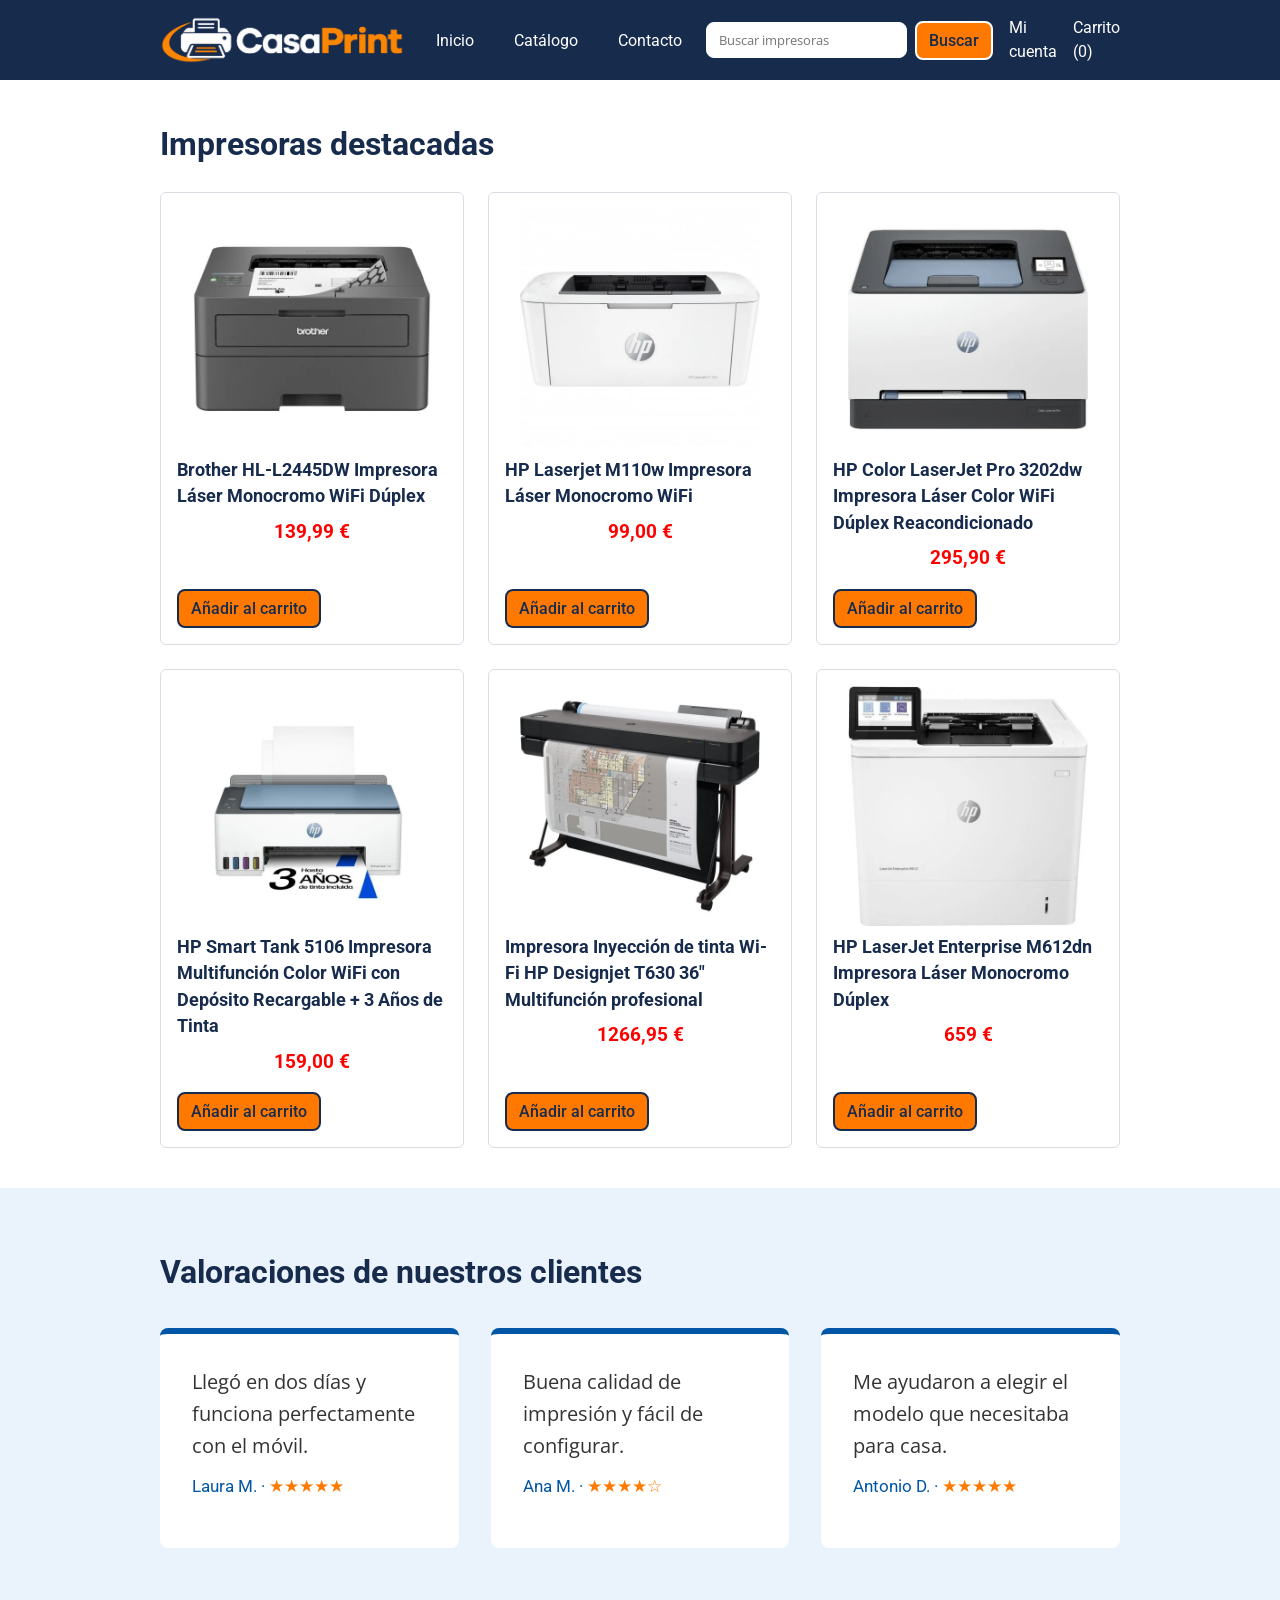
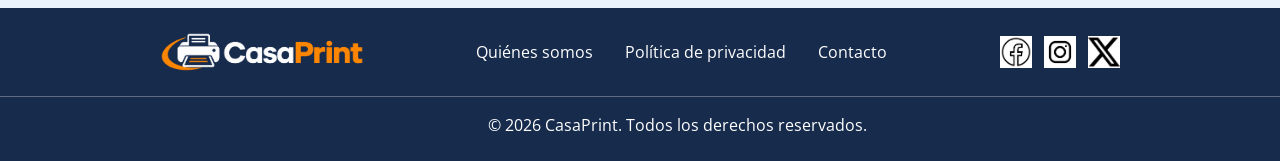
<file: CasaPrint/CasaPrint-main/pages/index.html>
<!DOCTYPE html>
<html lang="es">
<head>
  <meta charset="UTF-8">
  <meta name="viewport" content="width=device-width, initial-scale=1">
  <title>CasaPrint | Inicio</title>

  <link rel="stylesheet" href="../css/styles.css">
</head>
<body>

  <!-- ===== HEADER ===== -->
  <header class="header">
    <div class="container header__container">

      <!-- Logo -->
      <a href="index.html" class="logo">
        <img src="../imagenes/logo/LogoCasaPrintHeader.png" alt="CasaPrint" class="logo__img">
      </a>

      <!-- Barra de navegación -->
      <nav class="navbar" aria-label="Navegación principal">
        <ul class="navbar__list">
          <li><a href="index.html">Inicio</a></li>
          <li><a href="catalogo.html">Catálogo</a></li>
          <li><a href="contacto.html">Contacto</a></li>
        </ul>

        <div class="navbar__tools">
            <form class="navbar__buscar" action="catalogo.html" method="get" role="search">
              <input type="search" name="q" class="navbar__search" placeholder="Buscar impresoras" aria-label="Buscar impresoras">
              <button type="submit" class="btn">Buscar</button>
            </form>
            <a href="cuenta.html">Mi cuenta</a>
            <a href="carrito.html">Carrito (<span id="carrito-contador">0</span>)</a>
        </div>
      </nav>

    </div>
  </header>

  <!-- ===== MAIN: contenido principal ===== -->
  <main class="main">
    <div class="container">

      <h1 class="main__title">Impresoras destacadas</h1>

      <!-- Cuadrícula de productos -->
      <section class="products" aria-label="Productos destacados">

        <article class="product-card">
          <img src="../imagenes/products/impresoraBrotherLaserMono.webp" alt="Impresora multifunción de laser" class="product-card__img">
          <h2 class="product-card__name">Brother HL-L2445DW Impresora Láser Monocromo WiFi Dúplex</h2>
          <p class="product-card__price">139,99 €</p>
          <button type="button" class="btn btn-anadir" data-id="brother-hl-l2445dw">Añadir al carrito</button>
        </article>

        <article class="product-card">
          <img src="../imagenes/products/impresoraHPLaserMono.webp" alt="Impresora láser monocromo" class="product-card__img">
          <h2 class="product-card__name">HP Laserjet M110w Impresora Láser Monocromo WiFi</h2>
          <p class="product-card__price">99,00 €</p>
          <button type="button" class="btn btn-anadir" data-id="hp-m110w">Añadir al carrito</button>
        </article>

        <article class="product-card">
          <img src="../imagenes/products/impresoraHP3202laserRecond.webp" alt="Impresora fotográfica" class="product-card__img">
          <h2 class="product-card__name">HP Color LaserJet Pro 3202dw Impresora Láser Color WiFi Dúplex Reacondicionado</h2>
          <p class="product-card__price">295,90 €</p>
          <button type="button" class="btn btn-anadir" data-id="hp-3202dw">Añadir al carrito</button>
        </article>

        <article class="product-card">
          <img src="../imagenes/products/ImpresoraHPSmartTankTinta.webp" alt="Impresora láser color" class="product-card__img">
          <h2 class="product-card__name">HP Smart Tank 5106 Impresora Multifunción Color WiFi con Depósito Recargable + 3 Años de Tinta</h2>
          <p class="product-card__price">159,00 €</p>
          <button type="button" class="btn btn-anadir" data-id="hp-smart-tank-5106">Añadir al carrito</button>
        </article>

        <article class="product-card">
          <img src="../imagenes/products/impresoraHPDesignjetProfesional.webp" alt="Impresora compacta Wi-Fi" class="product-card__img">
          <h2 class="product-card__name">Impresora Inyección de tinta Wi-Fi HP Designjet T630 36″ Multifunción profesional</h2>
          <p class="product-card__price">1266,95 €</p>
          <button type="button" class="btn btn-anadir" data-id="hp-designjet-t630">Añadir al carrito</button>
        </article>

        <article class="product-card">
          <img src="../imagenes/products/impresoraHPLaserM612Recond.webp" alt="Impresora con depósito recargable" class="product-card__img">
          <h2 class="product-card__name">HP LaserJet Enterprise M612dn Impresora Láser Monocromo Dúplex</h2>
          <p class="product-card__price">659 €</p>
          <button type="button" class="btn btn-anadir" data-id="hp-m612dn">Añadir al carrito</button>
        </article>

      </section>
    </div>
  </main>

  <!-- ===== ASIDE: valoraciones ===== -->
  <aside class="reviews">
    <div class="container">

      <h2 class="reviews__title">Valoraciones de nuestros clientes</h2>

      <div class="reviews__grid">

        <blockquote class="review-card">
          <p class="review-card__text">Llegó en dos días y funciona perfectamente con el móvil.</p>
          <footer class="review-card__author">Laura M. · <span class="stars">★★★★★</span></footer>
        </blockquote>

        <blockquote class="review-card">
          <p class="review-card__text">Buena calidad de impresión y fácil de configurar.</p>
          <footer class="review-card__author">Ana M. · <span class="stars">★★★★☆</span></footer>
        </blockquote>

        <blockquote class="review-card">
          <p class="review-card__text">Me ayudaron a elegir el modelo que necesitaba para casa.</p>
          <footer class="review-card__author">Antonio D. · <span class="stars">★★★★★</span></footer>
        </blockquote>

      </div>
    </div>
  </aside>

  <!-- ===== FOOTER ===== -->
  <footer class="footer">

  <div class="container footer__container">

    <div class="footer__logo">
      <a href="index.html">
        <img src="../imagenes/logo/LogoCasaPrintHeader.png" alt="CasaPrint">
      </a>
    </div>

    <nav class="footer__nav" aria-label="Información de la empresa">
      <ul>
        <li><a href="quienes-somos.html">Quiénes somos</a></li>
        <li><a href="privacidad.html">Política de privacidad</a></li>
        <li><a href="contacto.html">Contacto</a></li>
      </ul>
    </nav>

    <div class="footer__social">
      <a href="https://www.facebook.com/" aria-label="Facebook">
        <img src="../imagenes/logo/facebook-new.jpg" alt="Facebook">
      </a>
      <a href="https://www.instagram.com/" aria-label="Instagram">
        <img src="../imagenes/logo/instagram-new.jpg" alt="Instagram">
      </a>
      <a href="https://www.twitter.com/" aria-label="Twitter">
        <img src="../imagenes/logo/twitter-new.png" alt="Twitter">
      </a>
    </div>

  </div>

  <p class="footer__copy">© 2026 CasaPrint. Todos los derechos reservados.</p>
</footer>

  <script src="../js/carrito.js"></script>

</body>
</html>
</file>
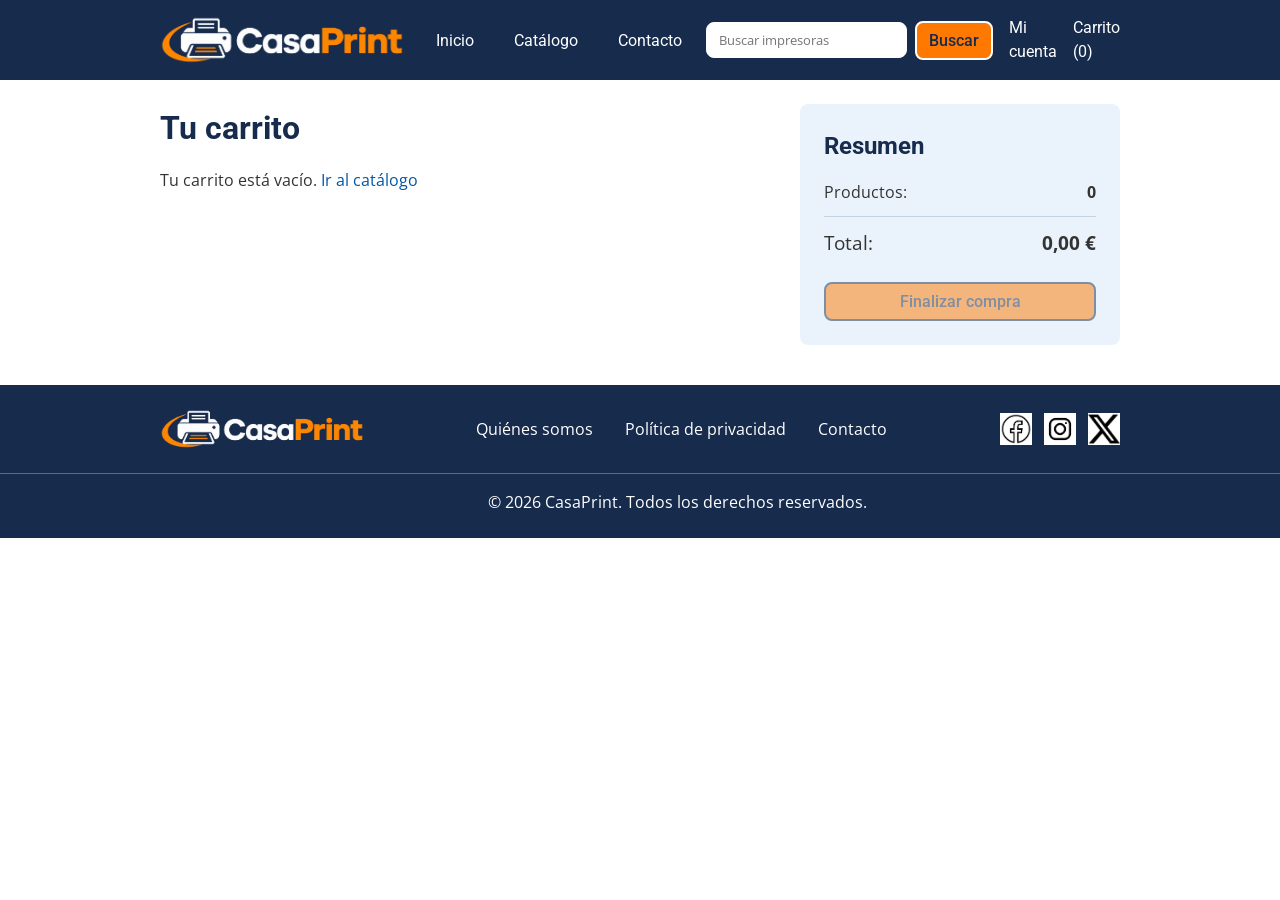
<file: CasaPrint/CasaPrint-main/pages/carrito.html>
<!DOCTYPE html>
<html lang="es">
<head>
  <meta charset="UTF-8">
  <meta name="viewport" content="width=device-width, initial-scale=1">
  <title>CasaPrint | Catálogo de impresoras</title>

  <!-- Tipografías: Roboto (principal) y Open Sans (secundaria) -->
  <link href="https://fonts.googleapis.com/css2?family=Open+Sans:wght@400;600&family=Roboto:wght@400;500;700&display=swap" rel="stylesheet">

  <!-- Estilos comunes + estilos solo del catálogo (este va después) -->
  <link rel="stylesheet" href="../css/styles.css">
</head>
<body>

  <!-- ===== HEADER ===== -->
  <header class="header">
    <div class="container header__container">

      <!-- Logo -->
      <a href="index.html" class="logo">
        <img src="../imagenes/logo/LogoCasaPrintHeader.png" alt="CasaPrint" class="logo__img">
      </a>

      <!-- Barra de navegación -->
      <nav class="navbar" aria-label="Navegación principal">
        <ul class="navbar__list">
          <li><a href="index.html">Inicio</a></li>
          <li><a href="catalogo.html">Catálogo</a></li>
          <li><a href="contacto.html">Contacto</a></li>
        </ul>

        <div class="navbar__tools">
          <div class="navbar__tools">
            <form class="navbar__buscar" action="catalogo.html" method="get" role="search">
              <input type="search" name="q" class="navbar__search" placeholder="Buscar impresoras" aria-label="Buscar impresoras">
              <button type="submit" class="btn">Buscar</button>
            </form>
            <a href="cuenta.html">Mi cuenta</a>
            <a href="carrito.html">Carrito (<span id="carrito-contador">0</span>)</a>
          </div>
        </div>
      </nav>

    </div>
  </header>

    <!-- MAIN: contenido principal -->
    <div class="container carrito">

    <main class="carrito__main">
        <h1 class="carrito__title">Tu carrito</h1>
        <div id="carrito-lista" class="carrito__lista"></div>
    </main>

    <aside class="carrito__resumen">
        <h2 class="resumen__title">Resumen</h2>
        <p class="resumen__linea">Productos: <strong id="resumen-unidades">0</strong></p>
        <p class="resumen__linea resumen__total">Total: <strong id="resumen-total">0,00 €</strong></p>
        <button type="button" id="btn-finalizar" class="btn">Finalizar compra</button>
    </aside>

    </div>

    <!-- ===== FOOTER ===== -->
  <footer class="footer">

  <div class="container footer__container">

    <div class="footer__logo">
      <a href="index.html">
        <img src="../imagenes/logo/LogoCasaPrintHeader.png" alt="CasaPrint">
      </a>
    </div>

    <nav class="footer__nav" aria-label="Información de la empresa">
      <ul>
        <li><a href="quienes-somos.html">Quiénes somos</a></li>
        <li><a href="privacidad.html">Política de privacidad</a></li>
        <li><a href="contacto.html">Contacto</a></li>
      </ul>
    </nav>

    <div class="footer__social">
      <a href="https://www.facebook.com/" aria-label="Facebook">
        <img src="../imagenes/logo/facebook-new.jpg" alt="Facebook">
      </a>
      <a href="https://www.instagram.com/" aria-label="Instagram">
        <img src="../imagenes/logo/instagram-new.jpg" alt="Instagram">
      </a>
      <a href="https://www.twitter.com/" aria-label="Twitter">
        <img src="../imagenes/logo/twitter-new.png" alt="Twitter">
      </a>
    </div>

  </div>

  <p class="footer__copy">© 2026 CasaPrint. Todos los derechos reservados.</p>
</footer>

    <script src="../js/productos.js"></script>
    <script src="../js/carrito.js"></script>
    <script src="../js/carrito-pagina.js"></script>

</body>
</html>
</file>
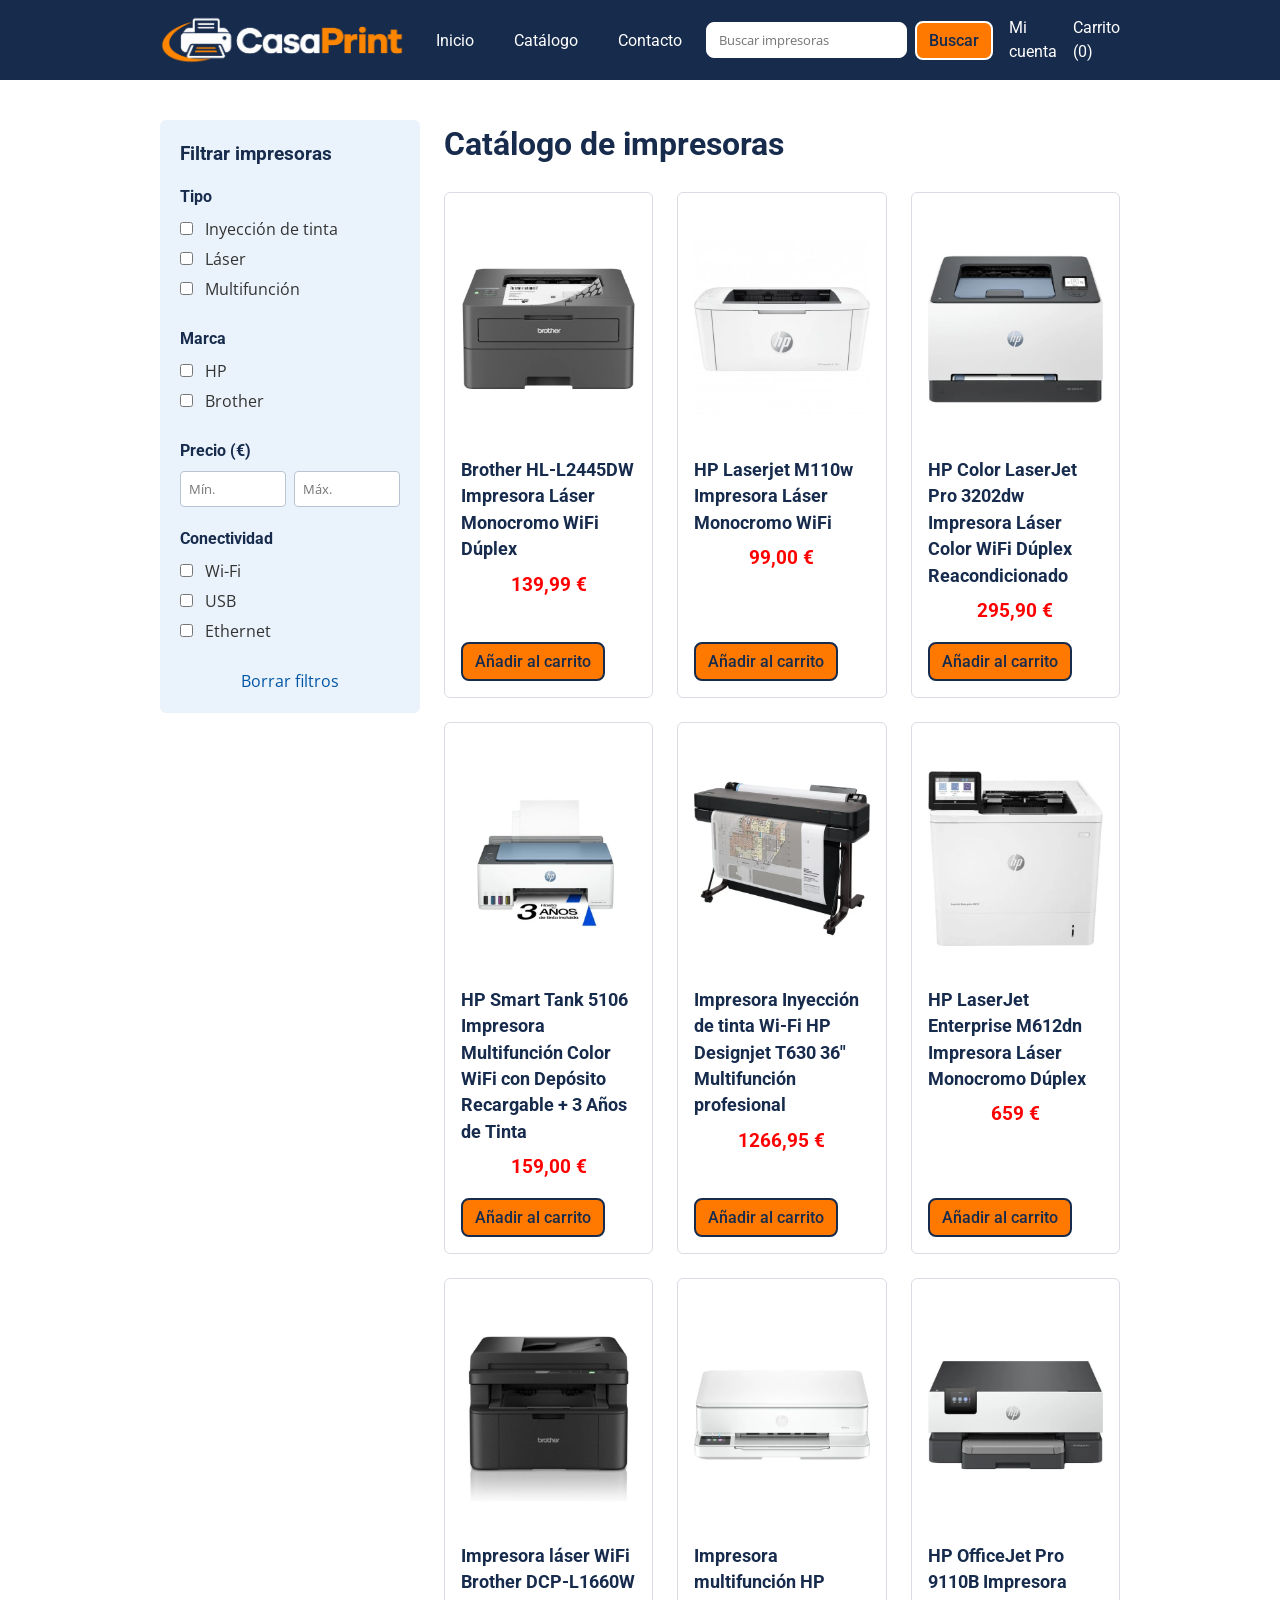
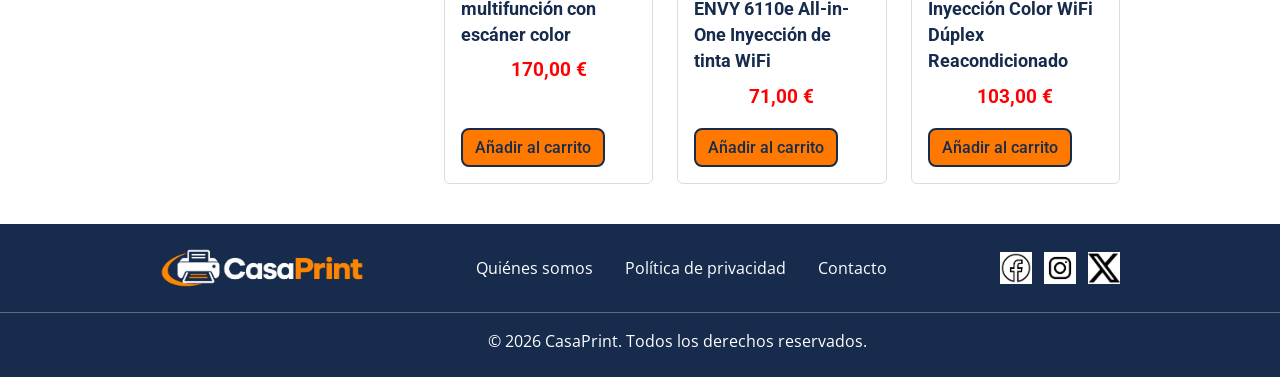
<file: CasaPrint/CasaPrint-main/pages/catalogo.html>
<!DOCTYPE html>
<html lang="es">
<head>
  <meta charset="UTF-8">
  <meta name="viewport" content="width=device-width, initial-scale=1">
  <title>CasaPrint | Catálogo de impresoras</title>

  <!-- Tipografías: Roboto (principal) y Open Sans (secundaria) -->
  <link href="https://fonts.googleapis.com/css2?family=Open+Sans:wght@400;600&family=Roboto:wght@400;500;700&display=swap" rel="stylesheet">

  <!-- Estilos comunes + estilos solo del catálogo (este va después) -->
  <link rel="stylesheet" href="../css/styles.css">
</head>
<body>

  <!-- ===== HEADER ===== -->
  <header class="header">
    <div class="container header__container">

      <!-- Logo -->
      <a href="index.html" class="logo">
        <img src="../imagenes/logo/LogoCasaPrintHeader.png" alt="CasaPrint" class="logo__img">
      </a>

      <!-- Barra de navegación -->
      <nav class="navbar" aria-label="Navegación principal">
        <ul class="navbar__list">
          <li><a href="index.html">Inicio</a></li>
          <li><a href="catalogo.html">Catálogo</a></li>
          <li><a href="contacto.html">Contacto</a></li>
        </ul>

        <div class="navbar__tools">
          <div class="navbar__tools">
            <form class="navbar__buscar" action="catalogo.html" method="get" role="search">
              <input type="search" name="q" class="navbar__search" placeholder="Buscar impresoras" aria-label="Buscar impresoras">
              <button type="submit" class="btn">Buscar</button>
            </form>
            <a href="cuenta.html">Mi cuenta</a>
            <a href="carrito.html">Carrito (<span id="carrito-contador">0</span>)</a>
          </div>
        </div>
      </nav>

    </div>
  </header>

  <!-- ===== CONTENIDO: sidebar + main ===== -->
  <div class="container catalog">

    <!-- SIDEBAR: panel de filtros -->
    <aside class="sidebar">
      <h2 class="sidebar__title">Filtrar impresoras</h2>

      <form class="filters" action="catalogo.html" method="get">

        <fieldset class="filter-group">
          <legend>Tipo</legend>
          <label><input type="checkbox" name="tipo" value="tinta"> Inyección de tinta</label>
          <label><input type="checkbox" name="tipo" value="laser"> Láser</label>
          <label><input type="checkbox" name="tipo" value="multifuncion"> Multifunción</label>
        </fieldset>

        <fieldset class="filter-group">
          <legend>Marca</legend>
          <label><input type="checkbox" name="marca" value="hp"> HP</label>
          <label><input type="checkbox" name="marca" value="brother"> Brother</label>
        </fieldset>

        <fieldset class="filter-group">
          <legend>Precio (€)</legend>
          <div class="filter-price">
            <input type="number" name="precio-min" min="0" placeholder="Mín." aria-label="Precio mínimo">
            <input type="number" name="precio-max" min="0" placeholder="Máx." aria-label="Precio máximo">
          </div>
        </fieldset>

        <fieldset class="filter-group">
          <legend>Conectividad</legend>
          <label><input type="checkbox" name="conectividad" value="wifi"> Wi-Fi</label>
          <label><input type="checkbox" name="conectividad" value="usb"> USB</label>
          <label><input type="checkbox" name="conectividad" value="ethernet"> Ethernet</label>
        </fieldset>

        <a href="catalogo.html" class="filters__clear">Borrar filtros</a>

      </form>
    </aside>

    <!-- MAIN: contenido principal -->
    <main class="catalog__main">

      <h1 class="catalog__title">Catálogo de impresoras</h1>

      <!-- Cuadrícula de productos (3 x 3) -->
      <section class="products" aria-label="Listado de productos">

        <article class="product-card"
                data-tipo="laser" data-marca="brother" data-precio="139.99" data-conectividad="wifi usb">
          <a href="producto.html?id=brother-hl-l2445dw">
          <img src="../imagenes/products/impresoraBrotherLaserMono.webp" alt="Impresora Brother HL-L2445DW láser monocromo" class="product-card__img">
        </a> 
          <h2 class="product-card__name">Brother HL-L2445DW Impresora Láser Monocromo WiFi Dúplex</h2>
          <p class="product-card__price">139,99 €</p>
        <button type="button" class="btn btn-anadir" data-id="brother-hl-l2445dw">Añadir al carrito</button>
        </article>

       <article class="product-card"
                data-tipo="laser" data-marca="hp" data-precio="99.00" data-conectividad="wifi usb">
         <a href="producto.html?id=hp-m110w">
         <img src="../imagenes/products/impresoraHPLaserMono.webp" alt="HP LaserJet M110w impresora láser monocromo" class="product-card__img">
         </a> 
          <h2 class="product-card__name">HP Laserjet M110w Impresora Láser Monocromo WiFi</h2>
          <p class="product-card__price">99,00 €</p>
          <button type="button" class="btn btn-anadir" data-id="hp-m110w">Añadir al carrito</button>
        </article>

        <article class="product-card"
                data-tipo="laser" data-marca="hp" data-precio="295.90" data-conectividad="wifi usb ethernet">
          <a href="producto.html?id=hp-3202dw">
          <img src="../imagenes/products/impresoraHP3202laserRecond.webp" alt="HP Color LaserJet Pro 3202dw impresora láser color" class="product-card__img">
          </a>
          <h2 class="product-card__name">HP Color LaserJet Pro 3202dw Impresora Láser Color WiFi Dúplex Reacondicionado</h2>
          <p class="product-card__price">295,90 €</p>
          <button type="button" class="btn btn-anadir" data-id="hp-3202dw">Añadir al carrito</button>
        </article>

        <article class="product-card"
                data-tipo="tinta multifuncion" data-marca="hp" data-precio="159.00" data-conectividad="wifi usb">
          <a href="producto.html?id=hp-smart-tank-5106">
          <img src="../imagenes/products/ImpresoraHPSmartTankTinta.webp" alt="HP Smart Tank 5106 multifunción con depósito recargable" class="product-card__img">
          </a>
          <h2 class="product-card__name">HP Smart Tank 5106 Impresora Multifunción Color WiFi con Depósito Recargable + 3 Años de Tinta</h2>
          <p class="product-card__price">159,00 €</p>
          <button type="button" class="btn btn-anadir" data-id="hp-smart-tank-5106">Añadir al carrito</button>
        </article>

        <article class="product-card"
                data-tipo="tinta multifuncion" data-marca="hp" data-precio="1266.95" data-conectividad="wifi usb ethernet">
          <a href="producto.html?id=hp-designjet-t630">
          <img src="../imagenes/products/impresoraHPDesignjetProfesional.webp" alt="HP Designjet T630 impresora profesional de gran formato" class="product-card__img">
          </a>
          <h2 class="product-card__name">Impresora Inyección de tinta Wi-Fi HP Designjet T630 36″ Multifunción profesional</h2>
          <p class="product-card__price">1266,95 €</p>
          <button type="button" class="btn btn-anadir" data-id="hp-designjet-t630">Añadir al carrito</button>
        </article>

        <article class="product-card"
                data-tipo="laser" data-marca="hp" data-precio="659.00" data-conectividad="usb ethernet">
          <a href="producto.html?id=hp-m612dn">
          <img src="../imagenes/products/impresoraHPLaserM612Recond.webp" alt="HP LaserJet Enterprise M612dn impresora láser monocromo" class="product-card__img">
          </a>
          <h2 class="product-card__name">HP LaserJet Enterprise M612dn Impresora Láser Monocromo Dúplex</h2>
          <p class="product-card__price">659 €</p>
          <button type="button" class="btn btn-anadir" data-id="hp-m612dn">Añadir al carrito</button>
        </article>

        <article class="product-card"
                data-tipo="laser multifuncion" data-marca="brother" data-precio="170.00" data-conectividad="wifi usb">
          <a href="producto.html?id=brother-dcp-l1660w">
          <img src="../imagenes/products/impresoraBrotherDCPL1660MultiFuncion.jpg" alt="Brother DCP-L1660W impresora multifunción láser" class="product-card__img">
          </a>
          <h2 class="product-card__name">Impresora láser WiFi Brother DCP-L1660W multifunción con escáner color</h2>
          <p class="product-card__price">170,00 €</p>
<button type="button" class="btn btn-anadir" data-id="brother-dcp-l1660w">Añadir al carrito</button>
        </article>

        <article class="product-card"
                data-tipo="tinta multifuncion" data-marca="hp" data-precio="71.00" data-conectividad="wifi usb">
          <a href="producto.html?id=hp-envy-6110e">
          <img src="../imagenes/products/impresoraHPEnvy6110.webp" alt="HP ENVY 6110e impresora multifunción de tinta" class="product-card__img">
          </a>
          <h2 class="product-card__name">Impresora multifunción HP ENVY 6110e All-in-One Inyección de tinta WiFi</h2>
          <p class="product-card__price">71,00 €</p>
<button type="button" class="btn btn-anadir" data-id="hp-envy-6110e">Añadir al carrito</button>
        </article>

        <article class="product-card"
                data-tipo="tinta" data-marca="hp" data-precio="103.00" data-conectividad="wifi usb ethernet">
          <a href="producto.html?id=hp-officejet-9110b">
          <img src="../imagenes/products/impresoraHPOfficejet9110Recond.webp" alt="HP OfficeJet Pro 9110B impresora de tinta color" class="product-card__img">
          </a>
          <h2 class="product-card__name">HP OfficeJet Pro 9110B Impresora Inyección Color WiFi Dúplex Reacondicionado</h2>
          <p class="product-card__price">103,00 €</p>
<button type="button" class="btn btn-anadir" data-id="hp-officejet-9110b">Añadir al carrito</button>
        </article>
      </section>
    </main>

  </div>

  <!-- ===== FOOTER ===== -->
  <footer class="footer">

  <div class="container footer__container">

    <div class="footer__logo">
      <a href="index.html">
        <img src="../imagenes/logo/LogoCasaPrintHeader.png" alt="CasaPrint">
      </a>
    </div>

    <nav class="footer__nav" aria-label="Información de la empresa">
      <ul>
        <li><a href="quienes-somos.html">Quiénes somos</a></li>
        <li><a href="privacidad.html">Política de privacidad</a></li>
        <li><a href="contacto.html">Contacto</a></li>
      </ul>
    </nav>

    <div class="footer__social">
      <a href="https://www.facebook.com/" aria-label="Facebook">
        <img src="../imagenes/logo/facebook-new.jpg" alt="Facebook">
      </a>
      <a href="https://www.instagram.com/" aria-label="Instagram">
        <img src="../imagenes/logo/instagram-new.jpg" alt="Instagram">
      </a>
      <a href="https://www.twitter.com/" aria-label="Twitter">
        <img src="../imagenes/logo/twitter-new.png" alt="Twitter">
      </a>
    </div>

  </div>

  <p class="footer__copy">© 2026 CasaPrint. Todos los derechos reservados.</p>
</footer>

<script src="../js/productos.js"></script>
<script src="../js/carrito.js"></script>
<script src="../js/catalogo.js"></script>

</body>
</html>
</file>
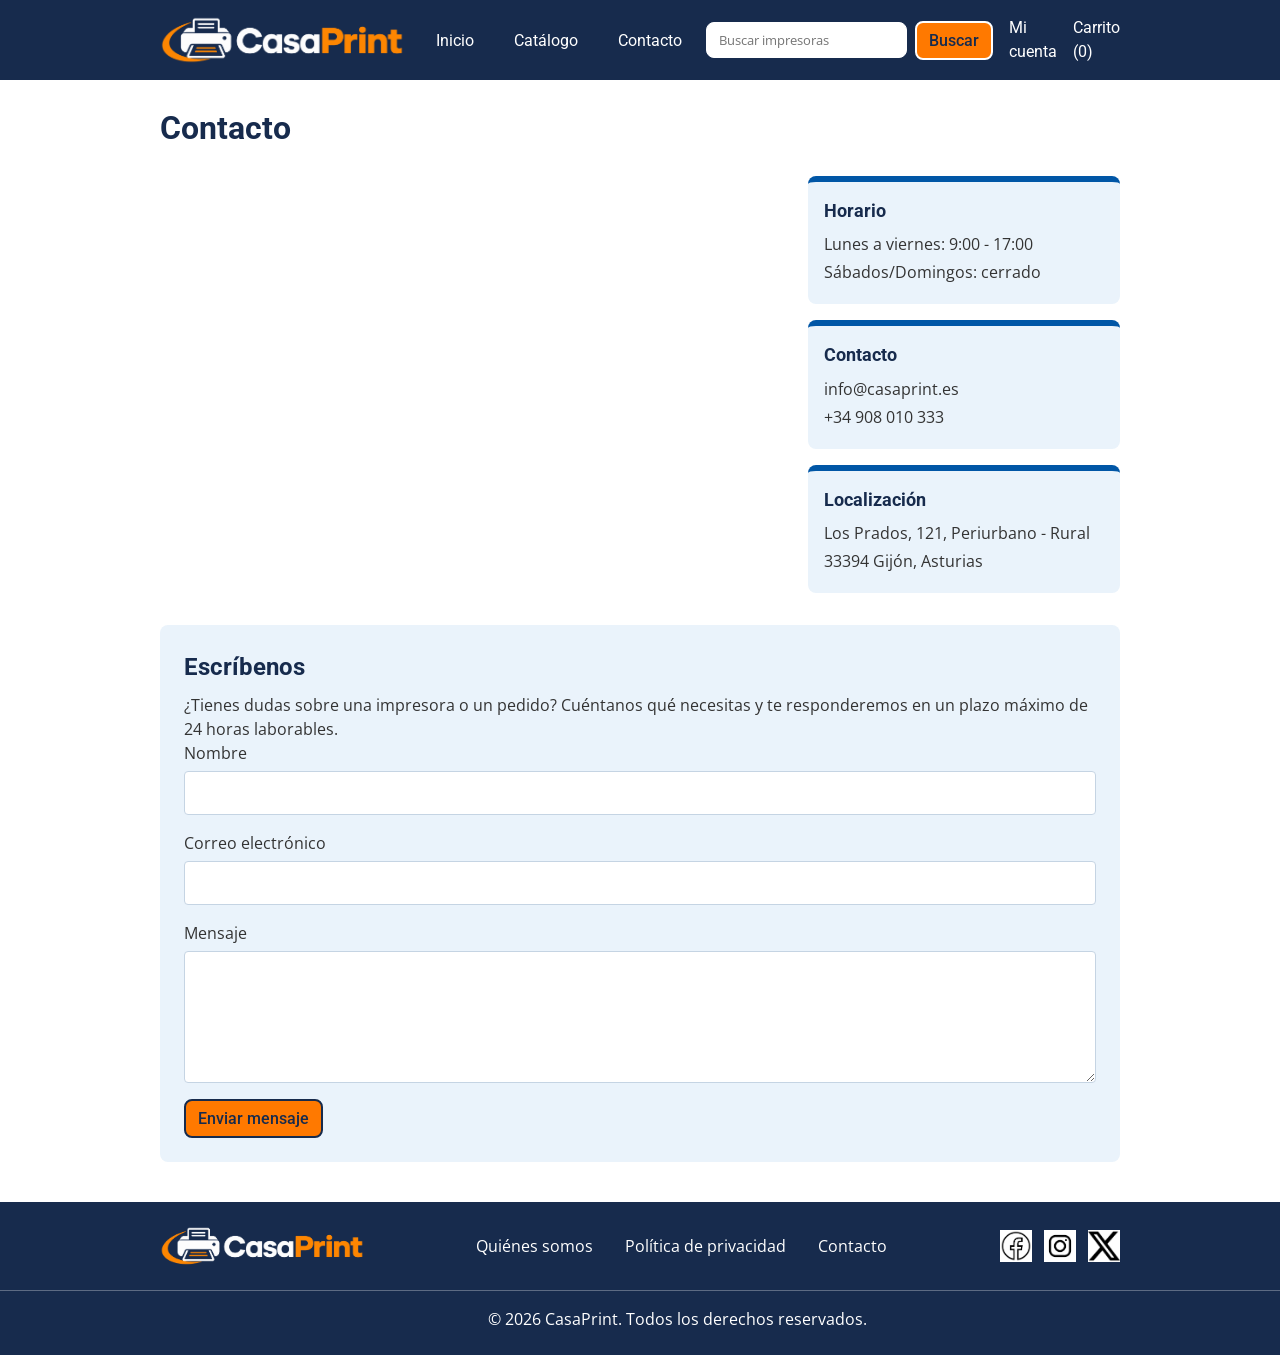
<file: CasaPrint/CasaPrint-main/pages/contacto.html>
<!DOCTYPE html>
<html lang="es">
<head>
  <meta charset="UTF-8">
  <meta name="viewport" content="width=device-width, initial-scale=1">
  <title>CasaPrint | Contacto</title>

  <!-- Tipografías: Roboto (principal) y Open Sans (secundaria) -->
  <link href="https://fonts.googleapis.com/css2?family=Open+Sans:wght@400;600&family=Roboto:wght@400;500;700&display=swap" rel="stylesheet">

  <!-- Estilos comunes + estilos solo del catálogo (este va después) -->
  <link rel="stylesheet" href="../css/styles.css">
</head>
<body>

  <!-- ===== HEADER ===== -->
  <header class="header">
    <div class="container header__container">

      <!-- Logo -->
      <a href="index.html" class="logo">
        <img src="../imagenes/logo/LogoCasaPrintHeader.png" alt="CasaPrint" class="logo__img">
      </a>

      <!-- Barra de navegación -->
      <nav class="navbar" aria-label="Navegación principal">
        <ul class="navbar__list">
          <li><a href="index.html">Inicio</a></li>
          <li><a href="catalogo.html">Catálogo</a></li>
          <li><a href="contacto.html">Contacto</a></li>
        </ul>

        <div class="navbar__tools">
          <div class="navbar__tools">
            <form class="navbar__buscar" action="catalogo.html" method="get" role="search">
              <input type="search" name="q" class="navbar__search" placeholder="Buscar impresoras" aria-label="Buscar impresoras">
              <button type="submit" class="btn">Buscar</button>
            </form>
            <a href="cuenta.html">Mi cuenta</a>
            <a href="carrito.html">Carrito (<span id="carrito-contador">0</span>)</a>
          </div>
        </div>
      </nav>

    </div>
  </header>

    <!-- MAIN: contenido principal -->
  <main class="contacto">
  <div class="container">

    <h1 class="contacto__title">Contacto</h1>

    <div class="contacto__grid">

      <div class="contacto__mapa">
        <iframe
          title="Mapa de la ubicación de CasaPrint"
          src="https://maps.google.com/maps?q=43.5255525,-5.6121862&z=17&output=embed"

          loading="lazy"
          allowfullscreen>
        </iframe>
      </div>

      <section class="info-box">
        <h2>Horario</h2>
        <p>Lunes a viernes: 9:00 - 17:00</p>
        <p>Sábados/Domingos: cerrado</p>
      </section>

      <section class="info-box">
        <h2>Contacto</h2>
        <p>info@casaprint.es</p>
        <p>+34 908 010 333</p>
      </section>

      <section class="info-box">
        <h2>Localización</h2>
        <p>Los Prados, 121, Periurbano - Rural</p>
        <p>33394 Gijón, Asturias</p>
      </section>

    </div>

    <section class="contacto__form">
      <h2>Escríbenos</h2>
      <p>¿Tienes dudas sobre una impresora o un pedido? Cuéntanos qué necesitas y te responderemos en un plazo máximo de 24 horas laborables.</p>

      <form id="form-contacto" action="#" method="post">

        <div class="form-campo">
          <label for="nombre">Nombre</label>
          <input type="text" id="nombre" name="nombre" required>
        </div>

        <div class="form-campo">
          <label for="email">Correo electrónico</label>
          <input type="email" id="email" name="email" required>
        </div>

        <div class="form-campo">
          <label for="mensaje">Mensaje</label>
          <textarea id="mensaje" name="mensaje" rows="5" required></textarea>
        </div>

        <button type="submit" class="btn">Enviar mensaje</button>
        <p id="form-ok" class="form-ok" hidden>Gracias, hemos recibido tu mensaje.</p>

      </form>
    </section>

  </div>
</main>

    <!-- ===== FOOTER ===== -->
  <footer class="footer">

  <div class="container footer__container">

    <div class="footer__logo">
      <a href="index.html">
        <img src="../imagenes/logo/LogoCasaPrintHeader.png" alt="CasaPrint">
      </a>
    </div>

    <nav class="footer__nav" aria-label="Información de la empresa">
      <ul>
        <li><a href="quienes-somos.html">Quiénes somos</a></li>
        <li><a href="privacidad.html">Política de privacidad</a></li>
        <li><a href="contacto.html">Contacto</a></li>
      </ul>
    </nav>

    <div class="footer__social">
      <a href="https://www.facebook.com/" aria-label="Facebook">
        <img src="../imagenes/logo/facebook-new.jpg" alt="Facebook">
      </a>
      <a href="https://www.instagram.com/" aria-label="Instagram">
        <img src="../imagenes/logo/instagram-new.jpg" alt="Instagram">
      </a>
      <a href="https://www.twitter.com/" aria-label="Twitter">
        <img src="../imagenes/logo/twitter-new.png" alt="Twitter">
      </a>
    </div>

  </div>

  <p class="footer__copy">© 2026 CasaPrint. Todos los derechos reservados.</p>
</footer>

    <script src="../js/carrito.js"></script>
    <script src="../js/contacto.js"></script>

</body>
</html>
</file>
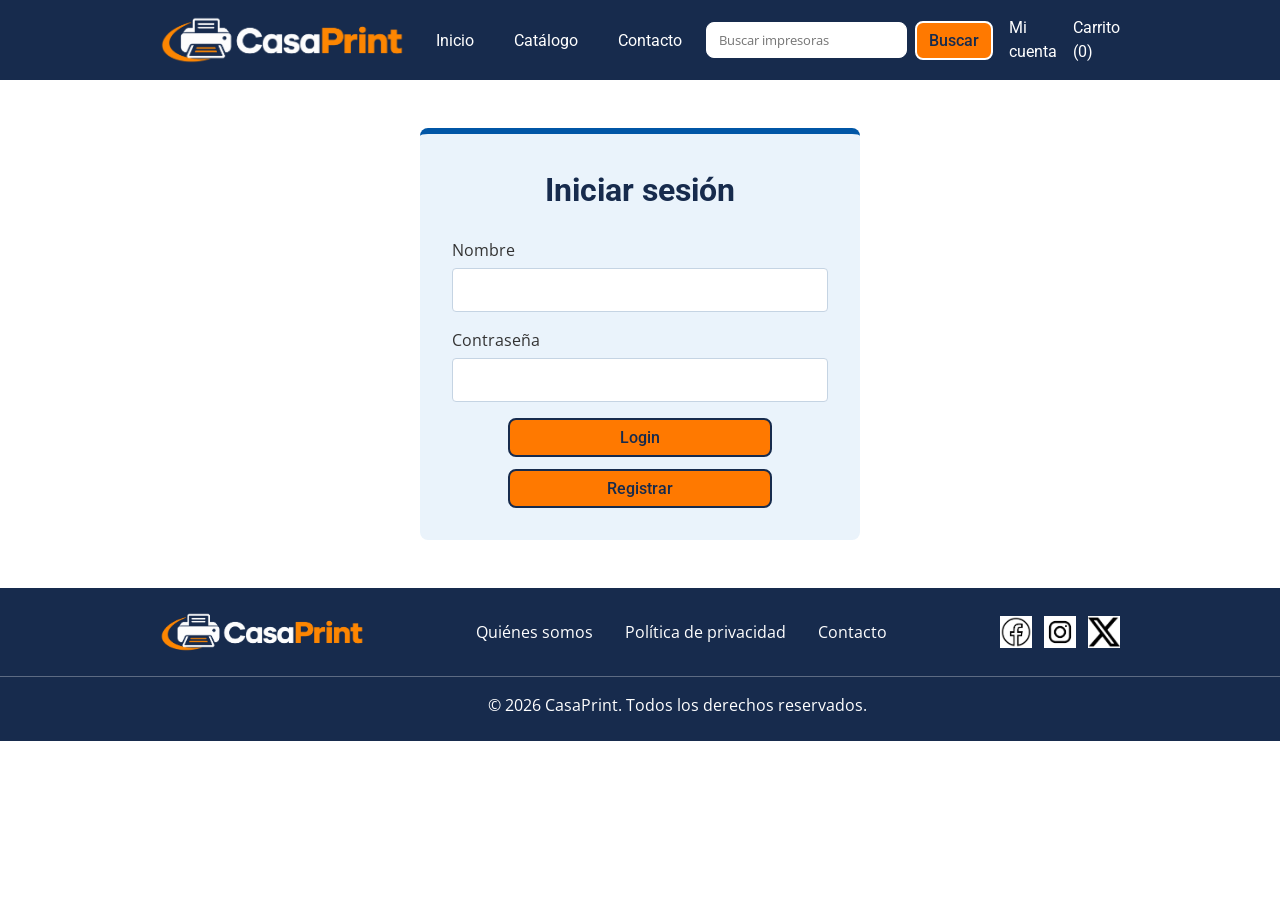
<file: CasaPrint/CasaPrint-main/pages/cuenta.html>
<!DOCTYPE html>
<html lang="es">
<head>
  <meta charset="UTF-8">
  <meta name="viewport" content="width=device-width, initial-scale=1">
  <title>CasaPrint | Catálogo de impresoras</title>

  <!-- Tipografías: Roboto (principal) y Open Sans (secundaria) -->
  <link href="https://fonts.googleapis.com/css2?family=Open+Sans:wght@400;600&family=Roboto:wght@400;500;700&display=swap" rel="stylesheet">

  <!-- Estilos comunes + estilos solo del catálogo (este va después) -->
  <link rel="stylesheet" href="../css/styles.css">
</head>
<body>

  <!-- ===== HEADER ===== -->
  <header class="header">
    <div class="container header__container">

      <!-- Logo -->
      <a href="index.html" class="logo">
        <img src="../imagenes/logo/LogoCasaPrintHeader.png" alt="CasaPrint" class="logo__img">
      </a>

      <!-- Barra de navegación -->
      <nav class="navbar" aria-label="Navegación principal">
        <ul class="navbar__list">
          <li><a href="index.html">Inicio</a></li>
          <li><a href="catalogo.html">Catálogo</a></li>
          <li><a href="contacto.html">Contacto</a></li>
        </ul>

        <div class="navbar__tools">
          <div class="navbar__tools">
            <form class="navbar__buscar" action="catalogo.html" method="get" role="search">
              <input type="search" name="q" class="navbar__search" placeholder="Buscar impresoras" aria-label="Buscar impresoras">
              <button type="submit" class="btn">Buscar</button>
            </form>
            <a href="cuenta.html">Mi cuenta</a>
            <a href="carrito.html">Carrito (<span id="carrito-contador">0</span>)</a>
          </div>
        </div>
      </nav>

    </div>
  </header>

    <!-- MAIN: contenido principal -->
  <main class="login">
  <div class="login__box">

    <h1 class="login__title">Iniciar sesión</h1>

    <form id="form-login" novalidate>

      <div class="form-campo">
        <label for="usuario">Nombre</label>
        <input type="text" id="usuario" name="usuario" autocomplete="username" required>
      </div>

      <div class="form-campo">
        <label for="password">Contraseña</label>
        <input type="password" id="password" name="password" autocomplete="current-password" required>
      </div>

      <p id="login-mensaje" class="login__mensaje" role="alert" hidden></p>

      <div class="login__botones">
        <button type="submit" class="btn">Login</button>
        <button type="button" id="btn-registrar" class="btn">Registrar</button>
      </div>

    </form>

  </div>
</main>

    <!-- ===== FOOTER ===== -->
  <footer class="footer">

  <div class="container footer__container">

    <div class="footer__logo">
      <a href="index.html">
        <img src="../imagenes/logo/LogoCasaPrintHeader.png" alt="CasaPrint">
      </a>
    </div>

    <nav class="footer__nav" aria-label="Información de la empresa">
      <ul>
        <li><a href="quienes-somos.html">Quiénes somos</a></li>
        <li><a href="privacidad.html">Política de privacidad</a></li>
        <li><a href="contacto.html">Contacto</a></li>
      </ul>
    </nav>

    <div class="footer__social">
      <a href="https://www.facebook.com/" aria-label="Facebook">
        <img src="../imagenes/logo/facebook-new.jpg" alt="Facebook">
      </a>
      <a href="https://www.instagram.com/" aria-label="Instagram">
        <img src="../imagenes/logo/instagram-new.jpg" alt="Instagram">
      </a>
      <a href="https://www.twitter.com/" aria-label="Twitter">
        <img src="../imagenes/logo/twitter-new.png" alt="Twitter">
      </a>
    </div>

  </div>

  <p class="footer__copy">© 2026 CasaPrint. Todos los derechos reservados.</p>
</footer>

<script src="../js/carrito.js"></script>
<script src="../js/login.js"></script>

</body>
</html>
</file>
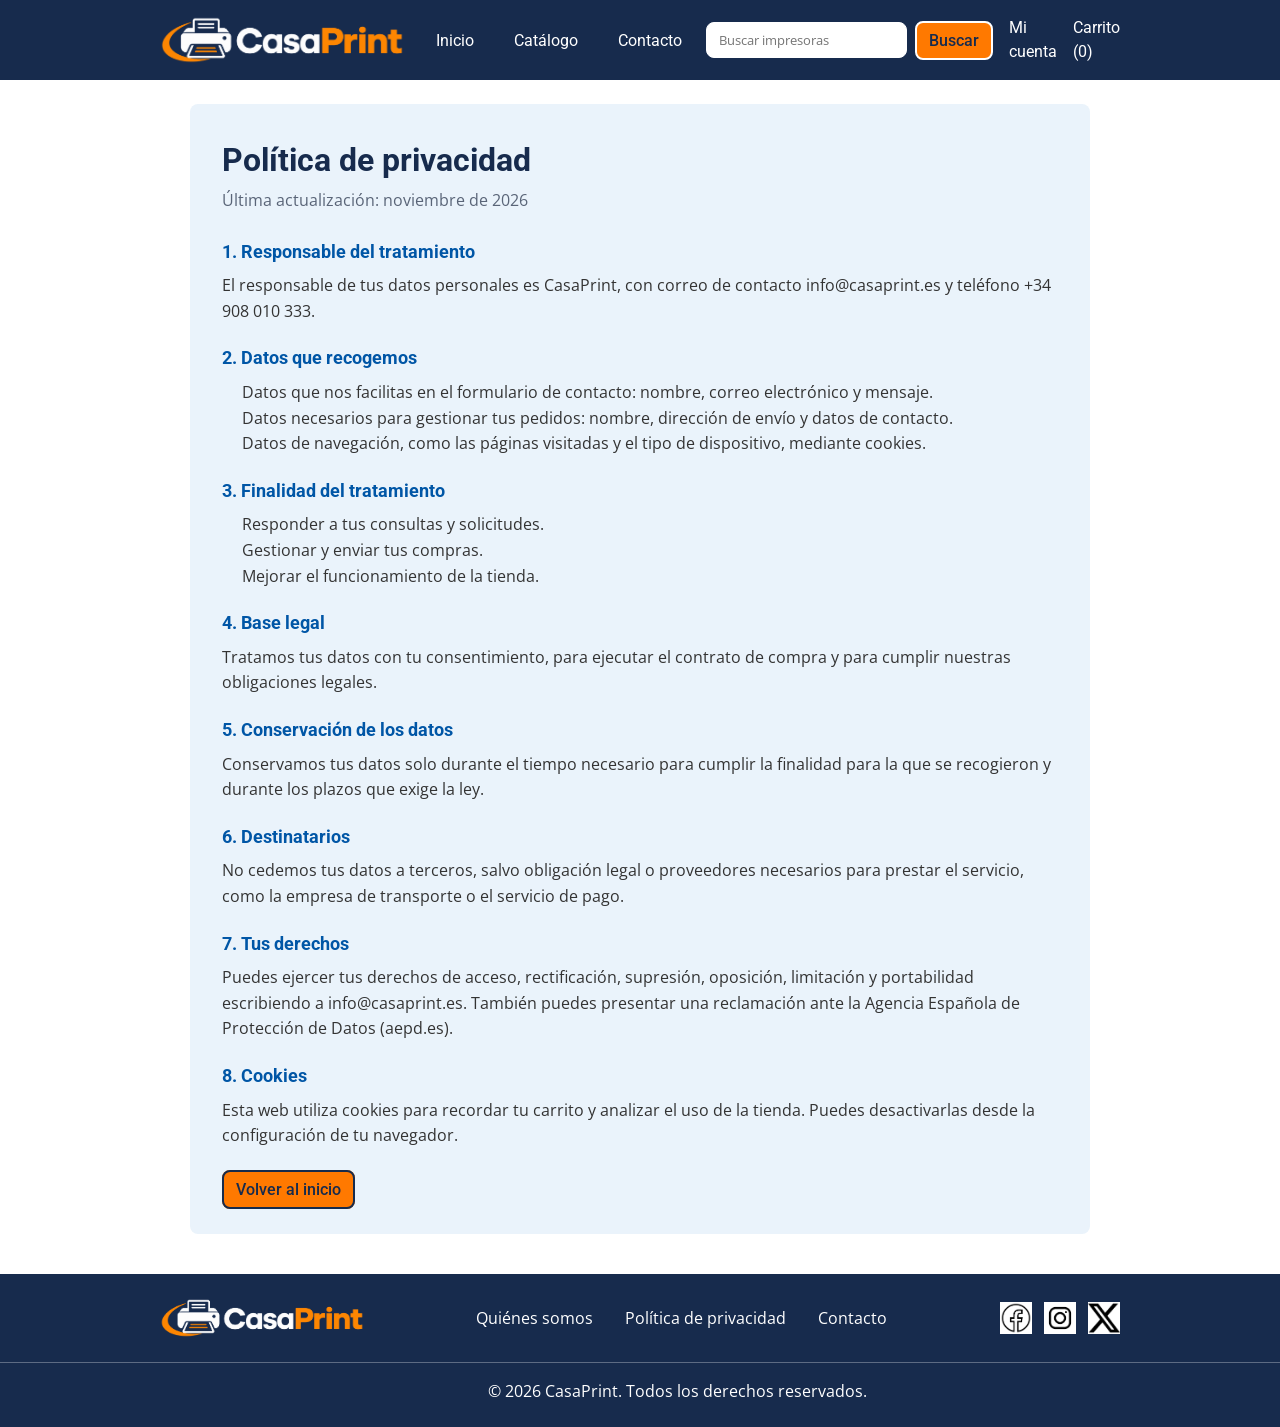
<file: CasaPrint/CasaPrint-main/pages/privacidad.html>
<!DOCTYPE html>
<html lang="es">
<head>
  <meta charset="UTF-8">
  <meta name="viewport" content="width=device-width, initial-scale=1">
  <title>CasaPrint | Catálogo de impresoras</title>

  <!-- Tipografías: Roboto (principal) y Open Sans (secundaria) -->
  <link href="https://fonts.googleapis.com/css2?family=Open+Sans:wght@400;600&family=Roboto:wght@400;500;700&display=swap" rel="stylesheet">

  <!-- Estilos comunes + estilos solo del catálogo (este va después) -->
  <link rel="stylesheet" href="../css/styles.css">
</head>
<body>

  <!-- ===== HEADER ===== -->
  <header class="header">
    <div class="container header__container">

      <!-- Logo -->
      <a href="index.html" class="logo">
        <img src="../imagenes/logo/LogoCasaPrintHeader.png" alt="CasaPrint" class="logo__img">
      </a>

      <!-- Barra de navegación -->
      <nav class="navbar" aria-label="Navegación principal">
        <ul class="navbar__list">
          <li><a href="index.html">Inicio</a></li>
          <li><a href="catalogo.html">Catálogo</a></li>
          <li><a href="contacto.html">Contacto</a></li>
        </ul>

        <div class="navbar__tools">
          <div class="navbar__tools">
            <form class="navbar__buscar" action="catalogo.html" method="get" role="search">
              <input type="search" name="q" class="navbar__search" placeholder="Buscar impresoras" aria-label="Buscar impresoras">
              <button type="submit" class="btn">Buscar</button>
            </form>
            <a href="cuenta.html">Mi cuenta</a>
            <a href="carrito.html">Carrito (<span id="carrito-contador">0</span>)</a>
          </div>
        </div>
      </nav>

    </div>
  </header>

    <!-- MAIN: contenido principal -->
  <main class="privacidad">
  <div class="container privacidad__container">

    <h1>Política de privacidad</h1>
    <p class="privacidad__fecha">Última actualización: noviembre de 2026</p>

    <section>
      <h2>1. Responsable del tratamiento</h2>
      <p>El responsable de tus datos personales es CasaPrint, con correo de contacto info@casaprint.es y teléfono +34 908 010 333.</p>
    </section>

    <section>
      <h2>2. Datos que recogemos</h2>
      <ul>
        <li>Datos que nos facilitas en el formulario de contacto: nombre, correo electrónico y mensaje.</li>
        <li>Datos necesarios para gestionar tus pedidos: nombre, dirección de envío y datos de contacto.</li>
        <li>Datos de navegación, como las páginas visitadas y el tipo de dispositivo, mediante cookies.</li>
      </ul>
    </section>

    <section>
      <h2>3. Finalidad del tratamiento</h2>
      <ul>
        <li>Responder a tus consultas y solicitudes.</li>
        <li>Gestionar y enviar tus compras.</li>
        <li>Mejorar el funcionamiento de la tienda.</li>
      </ul>
    </section>

    <section>
      <h2>4. Base legal</h2>
      <p>Tratamos tus datos con tu consentimiento, para ejecutar el contrato de compra y para cumplir nuestras obligaciones legales.</p>
    </section>

    <section>
      <h2>5. Conservación de los datos</h2>
      <p>Conservamos tus datos solo durante el tiempo necesario para cumplir la finalidad para la que se recogieron y durante los plazos que exige la ley.</p>
    </section>

    <section>
      <h2>6. Destinatarios</h2>
      <p>No cedemos tus datos a terceros, salvo obligación legal o proveedores necesarios para prestar el servicio, como la empresa de transporte o el servicio de pago.</p>
    </section>

    <section>
      <h2>7. Tus derechos</h2>
      <p>Puedes ejercer tus derechos de acceso, rectificación, supresión, oposición, limitación y portabilidad escribiendo a info@casaprint.es. También puedes presentar una reclamación ante la Agencia Española de Protección de Datos (aepd.es).</p>
    </section>

    <section>
      <h2>8. Cookies</h2>
      <p>Esta web utiliza cookies para recordar tu carrito y analizar el uso de la tienda. Puedes desactivarlas desde la configuración de tu navegador.</p>
    </section>

    <p class="privacidad__volver"><a href="index.html" class="btn">Volver al inicio</a></p>

  </div>
</main>

    <!-- ===== FOOTER ===== -->
  <footer class="footer">

  <div class="container footer__container">

    <div class="footer__logo">
      <a href="index.html">
        <img src="../imagenes/logo/LogoCasaPrintHeader.png" alt="CasaPrint">
      </a>
    </div>

    <nav class="footer__nav" aria-label="Información de la empresa">
      <ul>
        <li><a href="quienes-somos.html">Quiénes somos</a></li>
        <li><a href="privacidad.html">Política de privacidad</a></li>
        <li><a href="contacto.html">Contacto</a></li>
      </ul>
    </nav>

    <div class="footer__social">
      <a href="https://www.facebook.com/" aria-label="Facebook">
        <img src="../imagenes/logo/facebook-new.jpg" alt="Facebook">
      </a>
      <a href="https://www.instagram.com/" aria-label="Instagram">
        <img src="../imagenes/logo/instagram-new.jpg" alt="Instagram">
      </a>
      <a href="https://www.twitter.com/" aria-label="Twitter">
        <img src="../imagenes/logo/twitter-new.png" alt="Twitter">
      </a>
    </div>

  </div>

  <p class="footer__copy">© 2026 CasaPrint. Todos los derechos reservados.</p>
</footer>

<script src="../js/carrito.js"></script>

</body>
</html>
</file>
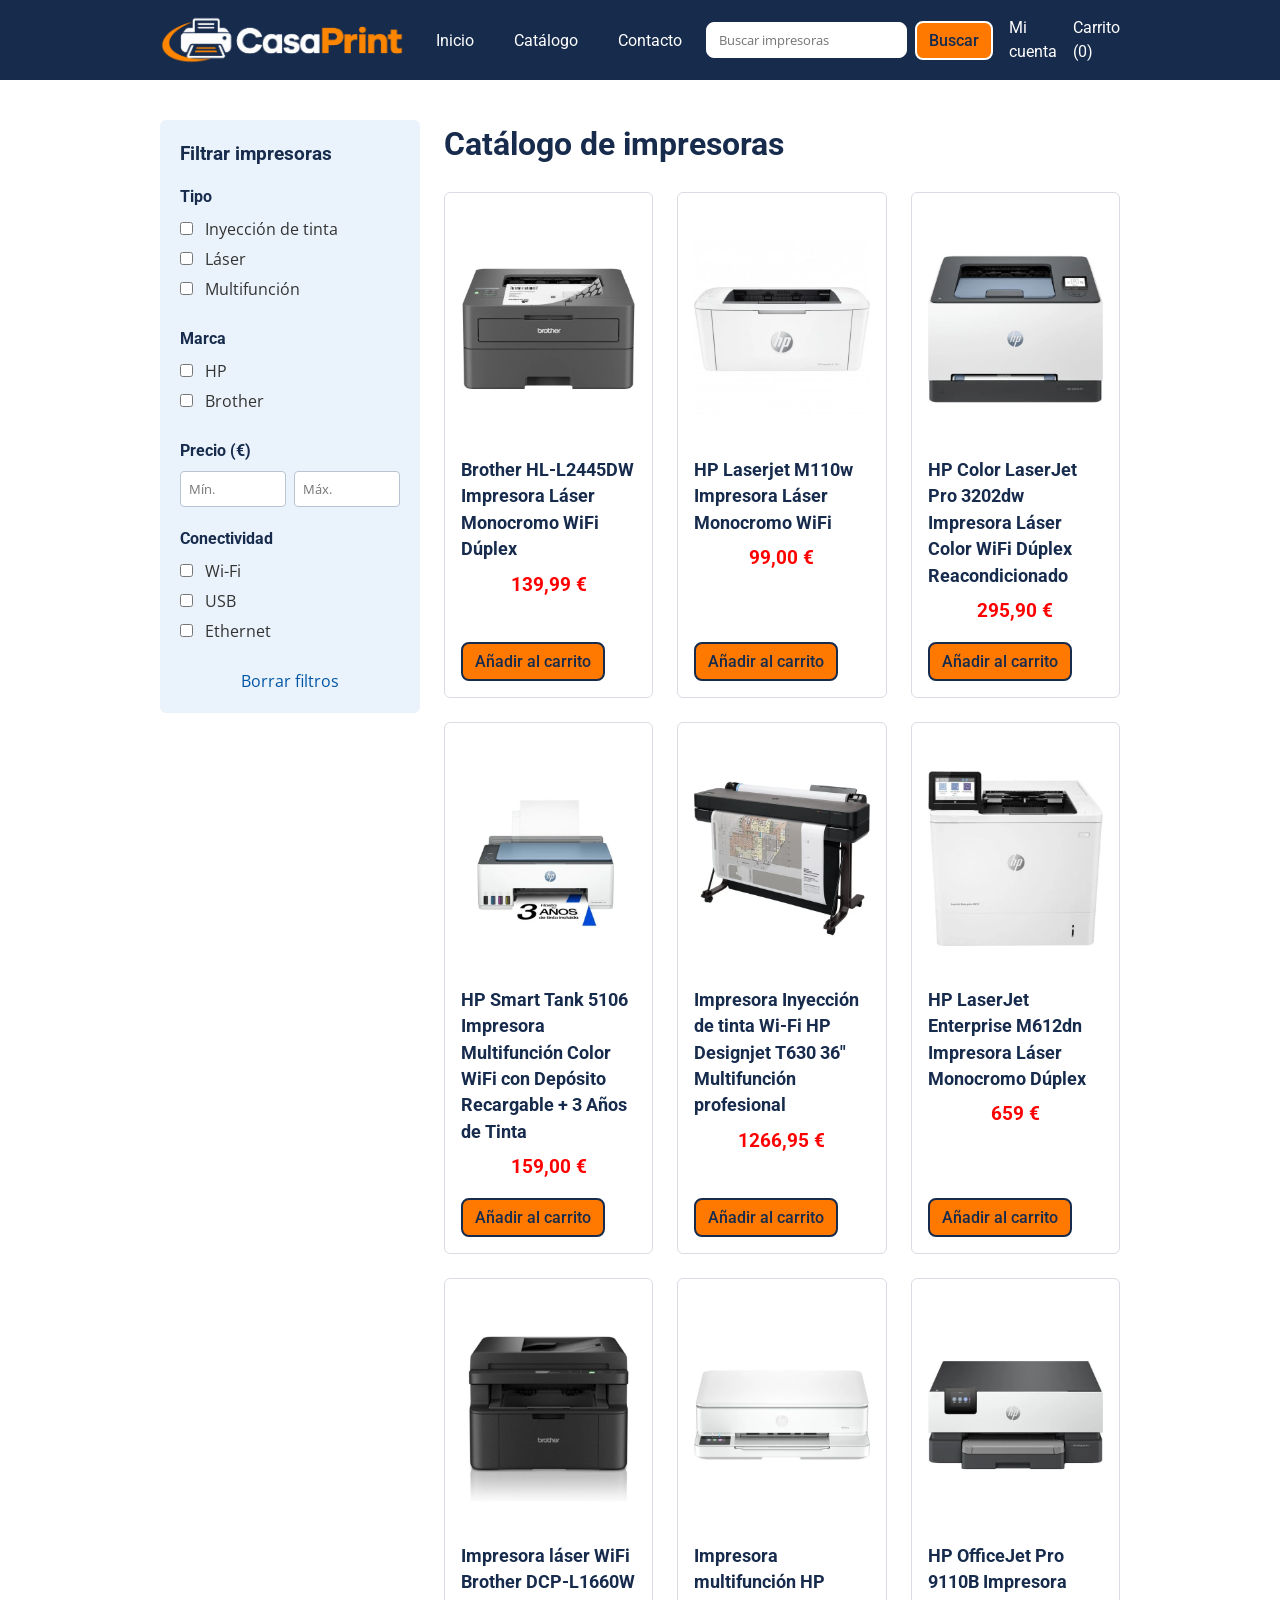
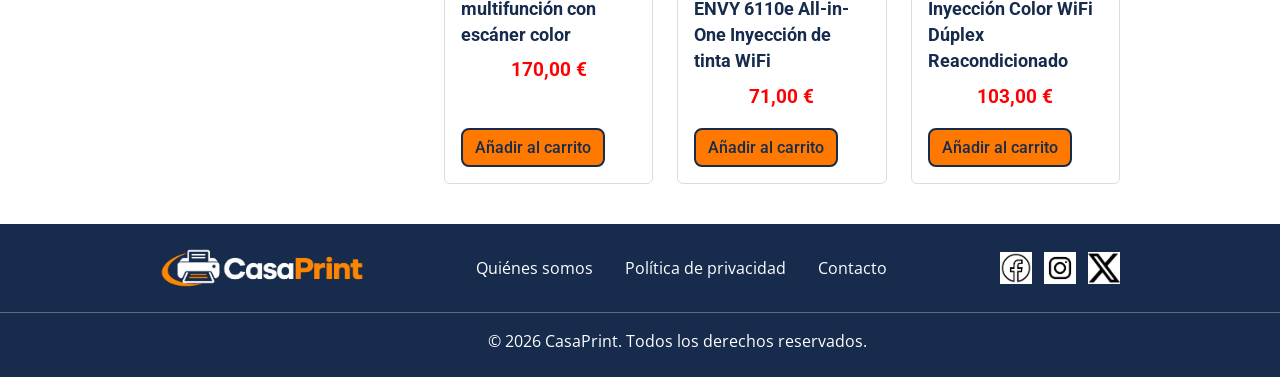
<file: CasaPrint/CasaPrint-main/pages/producto.html>
<!DOCTYPE html>
<html lang="es">
<head>
  <meta charset="UTF-8">
  <meta name="viewport" content="width=device-width, initial-scale=1">
  <title>CasaPrint | Catálogo de impresoras</title>

  <!-- Tipografías: Roboto (principal) y Open Sans (secundaria) -->
  <link href="https://fonts.googleapis.com/css2?family=Open+Sans:wght@400;600&family=Roboto:wght@400;500;700&display=swap" rel="stylesheet">

  <!-- Estilos comunes + estilos solo del catálogo (este va después) -->
  <link rel="stylesheet" href="../css/styles.css">
</head>
<body>

  <!-- ===== HEADER ===== -->
  <header class="header">
    <div class="container header__container">

      <!-- Logo -->
      <a href="index.html" class="logo">
        <img src="../imagenes/logo/LogoCasaPrintHeader.png" alt="CasaPrint" class="logo__img">
      </a>

      <!-- Barra de navegación -->
      <nav class="navbar" aria-label="Navegación principal">
        <ul class="navbar__list">
          <li><a href="index.html">Inicio</a></li>
          <li><a href="catalogo.html">Catálogo</a></li>
          <li><a href="contacto.html">Contacto</a></li>
        </ul>

        <div class="navbar__tools">
          <div class="navbar__tools">
            <form class="navbar__buscar" action="catalogo.html" method="get" role="search">
              <input type="search" name="q" class="navbar__search" placeholder="Buscar impresoras" aria-label="Buscar impresoras">
              <button type="submit" class="btn">Buscar</button>
            </form>
            <a href="cuenta.html">Mi cuenta</a>
            <a href="carrito.html">Carrito (<span id="carrito-contador">0</span>)</a>
          </div>
        </div>
      </nav>

    </div>
  </header>

    <!-- MAIN: contenido principal -->
    <main>
    <div class="container">
        <section id="producto" class="producto"></section>
    </div>
    </main>

    <aside class="similares">
    <div class="container">
        <h2 class="similares__title">Productos similares</h2>
        <div id="similares-grid" class="similares__grid"></div>
    </div>
    </aside>

    <!-- ===== FOOTER ===== -->
  <footer class="footer">

  <div class="container footer__container">

    <div class="footer__logo">
      <a href="index.html">
        <img src="../imagenes/logo/LogoCasaPrintHeader.png" alt="CasaPrint">
      </a>
    </div>

    <nav class="footer__nav" aria-label="Información de la empresa">
      <ul>
        <li><a href="quienes-somos.html">Quiénes somos</a></li>
        <li><a href="privacidad.html">Política de privacidad</a></li>
        <li><a href="contacto.html">Contacto</a></li>
      </ul>
    </nav>

    <div class="footer__social">
      <a href="https://www.facebook.com/" aria-label="Facebook">
        <img src="../imagenes/logo/facebook-new.jpg" alt="Facebook">
      </a>
      <a href="https://www.instagram.com/" aria-label="Instagram">
        <img src="../imagenes/logo/instagram-new.jpg" alt="Instagram">
      </a>
      <a href="https://www.twitter.com/" aria-label="Twitter">
        <img src="../imagenes/logo/twitter-new.png" alt="Twitter">
      </a>
    </div>

  </div>

  <p class="footer__copy">© 2026 CasaPrint. Todos los derechos reservados.</p>
</footer>

    <script src="../js/productos.js"></script>
    <script src="../js/carrito.js"></script>
    <script src="../js/producto.js"></script>

</body>
</html>
</file>
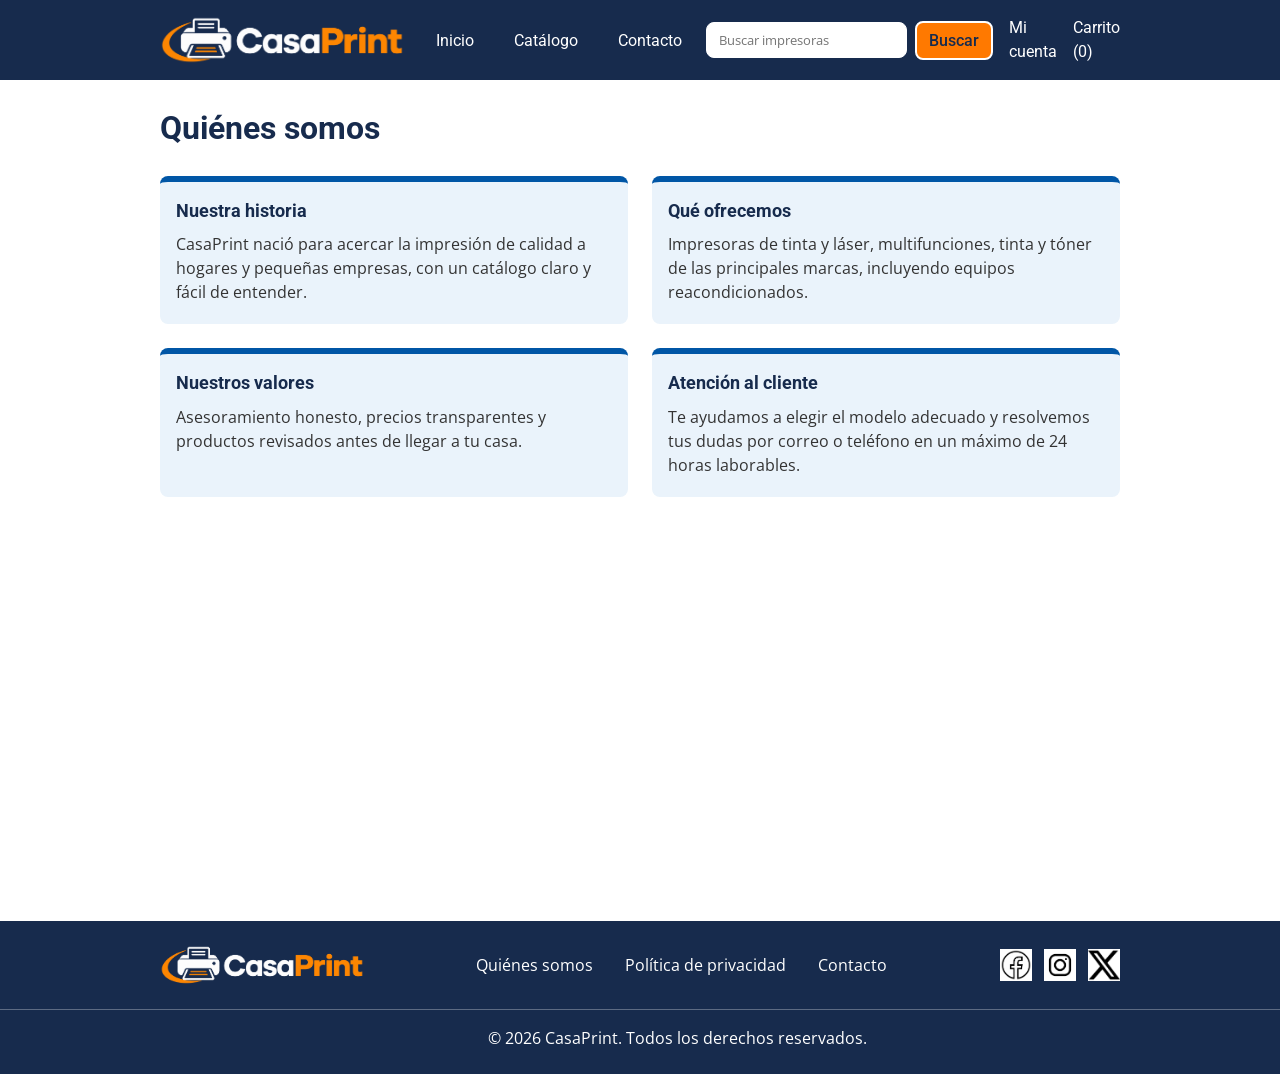
<file: CasaPrint/CasaPrint-main/pages/quienes-somos.html>
<!DOCTYPE html>
<html lang="es">
<head>
  <meta charset="UTF-8">
  <meta name="viewport" content="width=device-width, initial-scale=1">
  <title>CasaPrint | Catálogo de impresoras</title>

  <!-- Tipografías: Roboto (principal) y Open Sans (secundaria) -->
  <link href="https://fonts.googleapis.com/css2?family=Open+Sans:wght@400;600&family=Roboto:wght@400;500;700&display=swap" rel="stylesheet">

  <!-- Estilos comunes + estilos solo del catálogo (este va después) -->
  <link rel="stylesheet" href="../css/styles.css">
</head>
<body>

  <!-- ===== HEADER ===== -->
  <header class="header">
    <div class="container header__container">

      <!-- Logo -->
      <a href="index.html" class="logo">
        <img src="../imagenes/logo/LogoCasaPrintHeader.png" alt="CasaPrint" class="logo__img">
      </a>

      <!-- Barra de navegación -->
      <nav class="navbar" aria-label="Navegación principal">
        <ul class="navbar__list">
          <li><a href="index.html">Inicio</a></li>
          <li><a href="catalogo.html">Catálogo</a></li>
          <li><a href="contacto.html">Contacto</a></li>
        </ul>

        <div class="navbar__tools">
          <div class="navbar__tools">
            <form class="navbar__buscar" action="catalogo.html" method="get" role="search">
              <input type="search" name="q" class="navbar__search" placeholder="Buscar impresoras" aria-label="Buscar impresoras">
              <button type="submit" class="btn">Buscar</button>
            </form>
            <a href="cuenta.html">Mi cuenta</a>
            <a href="carrito.html">Carrito (<span id="carrito-contador">0</span>)</a>
          </div>
        </div>
      </nav>

    </div>
  </header>

    <!-- MAIN: contenido principal -->
  <main class="nosotros">
  <div class="container">

    <h1 class="nosotros__title">Quiénes somos</h1>

    <div class="nosotros__grid">

      <section class="info-box">
        <h2>Nuestra historia</h2>
        <p>CasaPrint nació para acercar la impresión de calidad a hogares y pequeñas empresas, con un catálogo claro y fácil de entender.</p>
      </section>

      <section class="info-box">
        <h2>Qué ofrecemos</h2>
        <p>Impresoras de tinta y láser, multifunciones, tinta y tóner de las principales marcas, incluyendo equipos reacondicionados.</p>
      </section>

      <section class="info-box">
        <h2>Nuestros valores</h2>
        <p>Asesoramiento honesto, precios transparentes y productos revisados antes de llegar a tu casa.</p>
      </section>

      <section class="info-box">
        <h2>Atención al cliente</h2>
        <p>Te ayudamos a elegir el modelo adecuado y resolvemos tus dudas por correo o teléfono en un máximo de 24 horas laborables.</p>
      </section>

    </div>

    <div class="nosotros__mapa">
      <iframe
        title="Mapa de la ubicación de CasaPrint"
        src="https://maps.google.com/maps?q=43.5255525,-5.6121862&z=17&output=embed"
        loading="lazy"
        allowfullscreen>
      </iframe>
    </div>

  </div>
</main>

    <!-- ===== FOOTER ===== -->
  <footer class="footer">

  <div class="container footer__container">

    <div class="footer__logo">
      <a href="index.html">
        <img src="../imagenes/logo/LogoCasaPrintHeader.png" alt="CasaPrint">
      </a>
    </div>

    <nav class="footer__nav" aria-label="Información de la empresa">
      <ul>
        <li><a href="quienes-somos.html">Quiénes somos</a></li>
        <li><a href="privacidad.html">Política de privacidad</a></li>
        <li><a href="contacto.html">Contacto</a></li>
      </ul>
    </nav>

    <div class="footer__social">
      <a href="https://www.facebook.com/" aria-label="Facebook">
        <img src="../imagenes/logo/facebook-new.jpg" alt="Facebook">
      </a>
      <a href="https://www.instagram.com/" aria-label="Instagram">
        <img src="../imagenes/logo/instagram-new.jpg" alt="Instagram">
      </a>
      <a href="https://www.twitter.com/" aria-label="Twitter">
        <img src="../imagenes/logo/twitter-new.png" alt="Twitter">
      </a>
    </div>

  </div>

  <p class="footer__copy">© 2026 CasaPrint. Todos los derechos reservados.</p>
</footer>

    <script src="../js/carrito.js"></script>

</body>
</html>
</file>
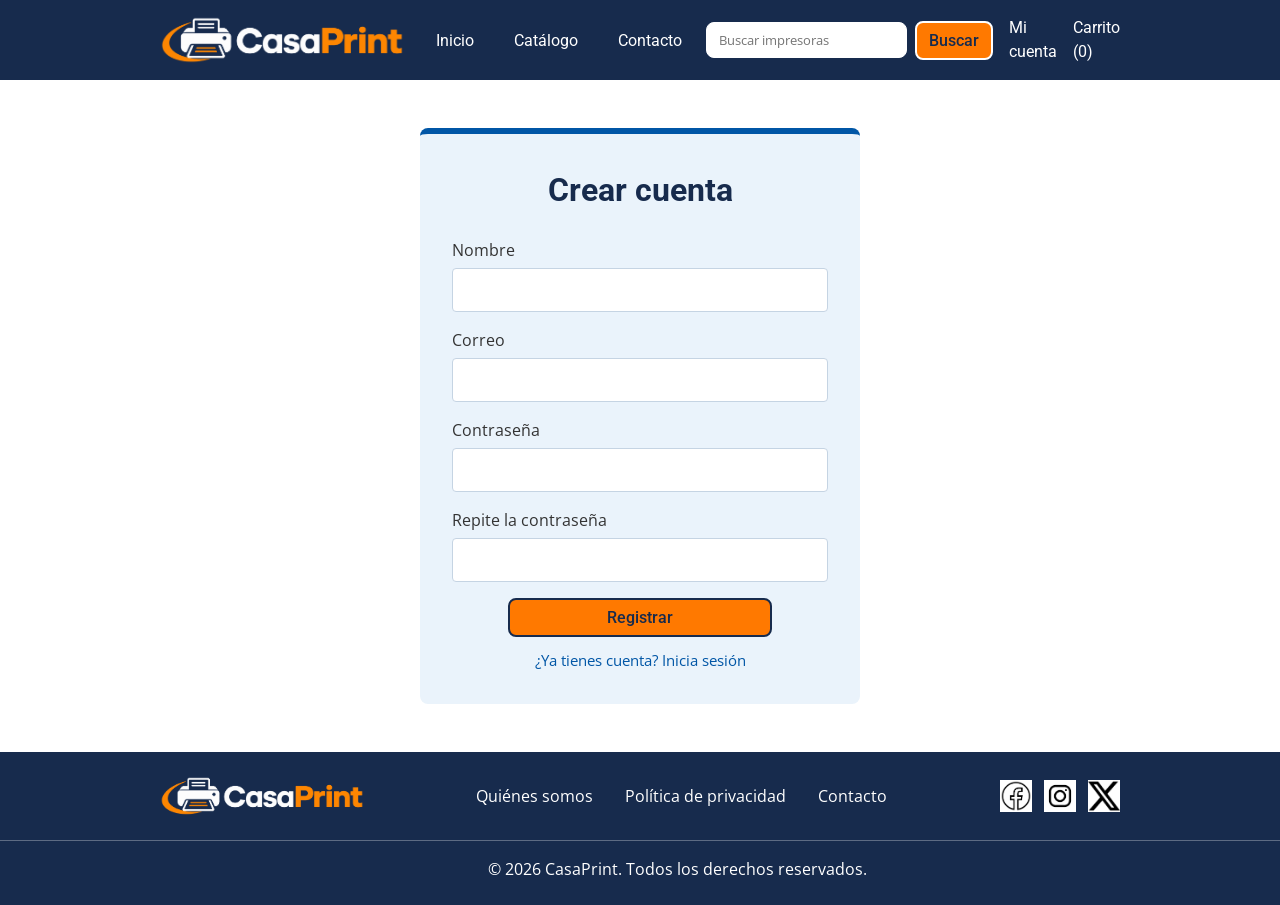
<file: CasaPrint/CasaPrint-main/pages/registro.html>
<!DOCTYPE html>
<html lang="es">
<head>
  <meta charset="UTF-8">
  <meta name="viewport" content="width=device-width, initial-scale=1">
  <title>CasaPrint | Catálogo de impresoras</title>

  <!-- Tipografías: Roboto (principal) y Open Sans (secundaria) -->
  <link href="https://fonts.googleapis.com/css2?family=Open+Sans:wght@400;600&family=Roboto:wght@400;500;700&display=swap" rel="stylesheet">

  <!-- Estilos comunes + estilos solo del catálogo (este va después) -->
  <link rel="stylesheet" href="../css/styles.css">
</head>
<body>

  <!-- ===== HEADER ===== -->
  <header class="header">
    <div class="container header__container">

      <!-- Logo -->
      <a href="index.html" class="logo">
        <img src="../imagenes/logo/LogoCasaPrintHeader.png" alt="CasaPrint" class="logo__img">
      </a>

      <!-- Barra de navegación -->
      <nav class="navbar" aria-label="Navegación principal">
        <ul class="navbar__list">
          <li><a href="index.html">Inicio</a></li>
          <li><a href="catalogo.html">Catálogo</a></li>
          <li><a href="contacto.html">Contacto</a></li>
        </ul>

        <div class="navbar__tools">
          <div class="navbar__tools">
            <form class="navbar__buscar" action="catalogo.html" method="get" role="search">
              <input type="search" name="q" class="navbar__search" placeholder="Buscar impresoras" aria-label="Buscar impresoras">
              <button type="submit" class="btn">Buscar</button>
            </form>
            <a href="cuenta.html">Mi cuenta</a>
            <a href="carrito.html">Carrito (<span id="carrito-contador">0</span>)</a>
          </div>
        </div>
      </nav>

    </div>
  </header>

    <!-- MAIN: contenido principal -->
  <main class="login">
  <div class="login__box">

    <h1 class="login__title">Crear cuenta</h1>

    <form id="form-registro" novalidate>

      <div class="form-campo">
        <label for="nombre">Nombre</label>
        <input type="text" id="nombre" name="nombre" autocomplete="username" required>
      </div>

      <div class="form-campo">
        <label for="correo">Correo</label>
        <input type="email" id="correo" name="correo" autocomplete="email" required>
      </div>

      <div class="form-campo">
        <label for="password">Contraseña</label>
        <input type="password" id="password" name="password" autocomplete="new-password" minlength="6" required>
      </div>

      <div class="form-campo">
        <label for="password2">Repite la contraseña</label>
        <input type="password" id="password2" name="password2" autocomplete="new-password" required>
      </div>

      <p id="registro-mensaje" class="login__mensaje" role="alert" hidden></p>

      <div class="login__botones">
        <button type="submit" class="btn">Registrar</button>
        <a href="cuenta.html" class="registro__volver">¿Ya tienes cuenta? Inicia sesión</a>
      </div>

    </form>

  </div>
</main>

    <!-- ===== FOOTER ===== -->
  <footer class="footer">

  <div class="container footer__container">

    <div class="footer__logo">
      <a href="index.html">
        <img src="../imagenes/logo/LogoCasaPrintHeader.png" alt="CasaPrint">
      </a>
    </div>

    <nav class="footer__nav" aria-label="Información de la empresa">
      <ul>
        <li><a href="quienes-somos.html">Quiénes somos</a></li>
        <li><a href="privacidad.html">Política de privacidad</a></li>
        <li><a href="contacto.html">Contacto</a></li>
      </ul>
    </nav>

    <div class="footer__social">
      <a href="https://www.facebook.com/" aria-label="Facebook">
        <img src="../imagenes/logo/facebook-new.jpg" alt="Facebook">
      </a>
      <a href="https://www.instagram.com/" aria-label="Instagram">
        <img src="../imagenes/logo/instagram-new.jpg" alt="Instagram">
      </a>
      <a href="https://www.twitter.com/" aria-label="Twitter">
        <img src="../imagenes/logo/twitter-new.png" alt="Twitter">
      </a>
    </div>

  </div>

  <p class="footer__copy">© 2026 CasaPrint. Todos los derechos reservados.</p>
</footer>

<script src="../js/carrito.js"></script>
<script src="../js/registro.js"></script>

</body>
</html>
</file>
<file: CasaPrint/CasaPrint-main/css/styles.css>
/* ESTILOS GENERALES */

/* IMPORTACIÓN DE TIPOGRAFÍAS */
/* Tipografías: Roboto (principal) y Open Sans (secundaria) */

@import url('https://fonts.googleapis.com/css2?family=Open+Sans:wght@400;600&family=Roboto:wght@400;500;700&display=swap');

/* ---------- Variables de colores---------- */
:root {
  --azul-oscuro: #172B4D;     /* principal */
  --azul-corporativo: #0056A6;/* secundario */
  --naranja: #FF7900;         /* acento */
  --azul-claro: #EAF3FB;      /* acento secundario */
  --blanco: #FFFFFF;
  --gris-claro: #F2F3F5;
  --gris-texto: #333333;
  --rojo: #FF0000;

  --fuente-principal: "Roboto", Arial, sans-serif;
  --fuente-secundaria: "Open Sans", Arial, sans-serif;
}

/* ---------- Reset básico ---------- */
* {
  box-sizing: border-box;
  margin: 0;
  padding: 0;
}

body {
  font-family: var(--fuente-secundaria);
  color: var(--gris-texto);
  background-color: var(--blanco);
  line-height: 1.5;
}

img {
  max-width: 100%;
  display: block;
}

ul {
  list-style: none;
}

a {
  color: var(--azul-corporativo);
  text-decoration: none;
}

a:hover {
  text-decoration: underline;
}

h1, h2, h3 {
  font-family: var(--fuente-principal);
  color: var(--azul-oscuro);
}

/* ---------- Contenedor general ---------- */
.container {
  width: 100%;
  max-width: 1000px;
  margin: 0 auto;
  padding: 0 20px;
}

/* ---------- Botón principal ---------- */
.btn {
  font-family: var(--fuente-principal);
  font-weight: 500;
  font-size: 1rem;
  background-color: var(--naranja);
  color: var(--azul-oscuro);      /* texto oscuro para buen contraste sobre naranja */
  border: 2px solid var(--azul-oscuro);
  border-radius: 8px;
  padding: 8px 12px;
  width: fit-content;
  cursor: pointer;
}

.btn:hover {
  filter: brightness(0.92);
}

.btn:focus-visible,
a:focus-visible,
input:focus-visible {
  outline: 3px solid var(--azul-corporativo);
  outline-offset: 2px;
}

/* =========================================================
   HEADER + NAVBAR
   ========================================================= */
.header {
  background-color: var(--azul-oscuro);
  padding: 16px 0;
}

.header__container {
  display: grid;
  grid-template-columns: 1fr auto 1fr;
  align-items: center;
  gap: 24px;
}

.logo {
  grid-column: 1;
  justify-self: start;
}

.logo__img {
  height: 48px;
  width: auto;
}

.navbar {
  display: contents;
}

.navbar a {
  font-family: var(--fuente-principal);
  color: var(--blanco);
}

.navbar__list {
  grid-column: 2;
  display: flex;
  gap: 40px;
  list-style: none;
  margin: 0;
  padding: 0;
}

.navbar__tools {
  grid-column: 3;
  justify-self: end;
  display: flex;
  align-items: center;
  gap: 16px;
}

.navbar__search {
  font-family: var(--fuente-secundaria);
  padding: 8px 12px;
  border: 1px solid var(--blanco);
  border-radius: 8px;
}

.navbar__buscar {
  display: flex;
  align-items: center;
  gap: 8px;
}

.navbar__buscar .btn {
  background-color: var(--naranja);
  border-color: var(--blanco);
}

@media (max-width: 768px) {
  .navbar__buscar {
    width: 100%;
    max-width: 320px;
  }

  .navbar__buscar .navbar__search {
    flex: 1;
    min-width: 0;
  }
}

/* =========================================================
   MAIN
   ========================================================= */
.main {
  padding: 40px 0;
}

.main__title {
  margin-bottom: 24px;
}

/* Cuadrícula de 3 columnas (2 filas de 3 productos) */
.products {
  display: grid;
  grid-template-columns: repeat(3, 1fr);
  gap: 24px;
}

/* Tarjeta de producto */
.product-card {
  background-color: var(--blanco);
  border: 1px solid #D9DDE3;
  border-radius: 6px;
  padding: 16px;
  display: flex;
  flex-direction: column;
  gap: 8px;
}

.product-card__img {
  width: 100%;
  height: 240px;
  object-fit: contain;
  background-color: var(--blanco);
  border-radius: 4px;
}

.product-card__name {
  font-size: 1.1rem;
}

.product-card__price {
  font-family: var(--fuente-principal);
  font-weight: 700;
  font-size: 1.2rem;
  text-align: center;
  color: var(--rojo);
  margin-bottom: 8px;
}

.product-card .btn {
  margin-top: auto;
}

.product-card[hidden] {
  display: none;
}

/* =========================================================
   ASIDE - Valoraciones
   ========================================================= */
.reviews {
  background-color: var(--azul-claro);
  padding: 60px 0;
}

.reviews__title {
  margin-bottom: 32px;
  font-size: 2rem;
}

.reviews__grid {
  display: grid;
  grid-template-columns: repeat(3, 1fr);
  gap: 32px;
}

.review-card {
  background-color: var(--blanco);
  border-top: 6px solid var(--azul-corporativo);
  border-radius: 8px;
  padding: 32px;
  min-height: 220px;
  transition: transform 0.4s ease, box-shadow 0.4s ease;
}

.review-card:hover {
  transform: translateY(-8px);
  box-shadow: 0 8px 20px rgba(0, 0, 0, 0.25);
}

.review-card__text {
  font-size: 1.25rem;
  line-height: 1.6;
  margin-bottom: 12px;
}

.review-card__author {
  font-family: var(--fuente-principal);
  font-size: 1.05rem;
  color: var(--azul-corporativo);
}

.stars {
  color: var(--naranja);
}

/* =========================================================
   FOOTER
   ========================================================= */
.footer {
  background-color: #172B4D;
  color: var(--blanco);
  padding: 24px 0;
}

.footer a {
  color: var(--blanco);
  text-decoration: none;
}

.footer a:hover {
  color: var(--naranja);
}

   .footer__container {
  display: flex;
  align-items: center;
  justify-content: space-between;
  gap: 24px;
}

.footer__logo img {
  display: block;
  height: 40px;
  width: auto;
}

.footer__nav ul {
  display: flex;
  gap: 32px;
  list-style: none;
  margin: 0;
  padding: 0;
}

.footer__social {
  display: flex;
  gap: 12px;
}

.footer__social img {
  display: block;
  width: 32px;
  height: 32px;
}

.footer__copy {
  text-align: center;
  border-top: 1px solid rgba(255, 255, 255, 0.3);
  margin: 24px 0 0;
  padding: 16px 0 0 2cm;
}

/* =========================================================
   RESPONSIVE
   ========================================================= */
@media (max-width: 800px) {
  /* Header en una sola columna */
  .header__container {
    grid-template-columns: 1fr;
    justify-items: start;
    gap: 16px;
  }

  .logo,
  .navbar__list,
  .navbar__tools {
    grid-column: 1;
    justify-self: start;
  }

  .navbar__tools {
    flex-wrap: wrap;
  }

  /* Contenido */
  .reviews__grid {
    grid-template-columns: 1fr;
  }

  /* Footer apilado */
  .footer__container {
    flex-direction: column;
    align-items: flex-start;
  }

  .footer__nav ul {
    flex-wrap: wrap;
    gap: 16px 24px;
  }

  .footer__copy {
    padding-left: 0;
  }
}
/* =========================================================
   CasaPrint - Estilos solo de la página Catálogo
   ========================================================= */

/* ---------- Enlace activo del menú ---------- */
.navbar a[aria-current="page"] {
  font-weight: 700;
  border-bottom: 2px solid var(--naranja);
}

/* ---------- Estructura: sidebar + main ---------- */
.catalog {
  display: grid;
  grid-template-columns: 260px 1fr;
  gap: 24px;
  align-items: start;
  padding-top: 40px;
  padding-bottom: 40px;
}

/* ---------- SIDEBAR: panel de filtros ---------- */
.sidebar {
  background-color: var(--azul-claro);
  border-radius: 6px;
  padding: 20px;
}

.sidebar__title {
  font-size: 1.2rem;
  margin-bottom: 16px;
}

.filter-group {
  border: none;
  margin-bottom: 20px;
}

.filter-group legend {
  font-family: var(--fuente-principal);
  font-weight: 700;
  color: var(--azul-oscuro);
  margin-bottom: 8px;
}

.filter-group label {
  display: block;
  margin-bottom: 6px;
  cursor: pointer;
}

.filter-group input[type="checkbox"] {
  accent-color: var(--azul-corporativo);
  margin-right: 8px;
}

/* Precio mínimo y máximo, uno al lado del otro */
.filter-price {
  display: flex;
  gap: 8px;
}

.filter-price input {
  width: 100%;
  font-family: var(--fuente-secundaria);
  padding: 8px;
  border: 1px solid #B9C4D3;
  border-radius: 4px;
}

.filter-price input:focus {
  border-color: var(--azul-corporativo);
}

.sidebar .btn {
  width: 100%;
}

.filters__clear {
  display: block;
  text-align: center;
  margin-top: 12px;
}

/* ---------- MAIN: productos ---------- */
.catalog__title {
  margin-bottom: 24px;
}

/* ---------- RESPONSIVE ---------- */
@media (max-width: 1000px) {
  .products {
    grid-template-columns: repeat(2, 1fr);
  }
}

@media (max-width: 800px) {
  /* El sidebar pasa encima de los productos */
  .catalog {
    grid-template-columns: 1fr;
  }
}

@media (max-width: 520px) {
  .products {
    grid-template-columns: 1fr;
  }
}

/* ===== PÁGINA DE PRODUCTO ===== */

.producto {
  display: grid;
  grid-template-columns: 1fr 1fr;
  gap: 40px;
  margin-bottom: 40px;
}

.producto__img {
  width: 100%;
  height: auto;
  background-color: var(--blanco);
}

.producto__nombre {
  font-size: 1.5rem;
  margin: 0 0 12px;
}

.producto__precio {
  font-size: 1.6rem;
  font-weight: 700;
  color: var(--rojo);
  margin: 0 0 16px;
}

.producto__subtitulo {
  font-size: 1.1rem;
  margin: 24px 0 8px;
}

.producto__acciones {
  display: flex;
  flex-direction: row;
  align-items: flex-start;
  gap: 12px;
  margin-top: 24px;
}

.producto__acciones input {
  width: 70px;
  padding: 8px;
}

.producto__tabla {
  width: 100%;
  border-collapse: collapse;
}

.producto__tabla th,
.producto__tabla td {
  text-align: left;
  padding: 10px;
  border-bottom: 1px solid #ddd;
}

/* ===== PRODUCTOS SIMILARES ===== */
.similares {
  background-color: var(--azul-claro);
  padding: 24px 0;
  margin-bottom: 40px;
}

.similares__title {
  font-size: 1.3rem;
  margin: 0 0 16px;
}

.similares__grid {
  display: grid;
  grid-template-columns: repeat(3, 1fr);
  gap: 24px;
}

.similar-card {
  display: block;
  background-color: var(--blanco);
  border: none;
  border-top: 6px solid var(--azul-corporativo);
  border-radius: 8px;
  padding: 16px;
  text-decoration: none;
  color: inherit;
  transition: transform 0.3s ease, box-shadow 0.3s ease;
}

.similar-card:hover {
  transform: translateY(-4px);
  box-shadow: 0 6px 16px rgba(0, 0, 0, 0.15);
}

.similar-card__img {
  display: block;
  width: 100%;
  height: 160px;
  object-fit: contain;
}

.similar-card__name {
  font-family: var(--fuente-principal);
  font-weight: 500;
  margin: 12px 0 4px;
}

.similar-card__price {
  font-weight: 700;
  color: var(--azul-corporativo);
  margin: 0;
}

@media (max-width: 768px) {
  .producto {
    grid-template-columns: 1fr;
    gap: 24px;
  }

  .similares__grid {
    grid-template-columns: 1fr;
  }

  .producto__acciones {
    flex-direction: column;
    align-items: stretch;
  }

  .producto__acciones input {
    width: 100%;
  }
}

/* ===== CARRITO ===== */
.carrito {
  display: grid;
  grid-template-columns: 1fr 320px;
  gap: 32px;
  align-items: start;
  margin: 24px auto 40px;
}

.carrito__title {
  margin: 0 0 16px;
}

.carrito__lista {
  display: grid;
  grid-template-columns: repeat(2, 1fr);
  gap: 24px;
}

.carrito-card {
  background-color: var(--blanco);
  border-top: 6px solid var(--azul-corporativo);
  border-radius: 8px;
  padding: 16px;
  box-shadow: 0 2px 8px rgba(0, 0, 0, 0.1);
}

.carrito-card__img {
  display: block;
  width: 100%;
  height: 160px;
  object-fit: contain;
}

.carrito-card__name {
  font-family: var(--fuente-principal);
  font-size: 1rem;
  font-weight: 500;
  margin: 12px 0;
}

.carrito-card__name a {
  color: inherit;
  text-decoration: none;
}

.carrito-card__fila {
  display: flex;
  justify-content: space-between;
  align-items: center;
  gap: 12px;
}

.carrito-card__price {
  font-weight: 700;
  color: var(--azul-corporativo);
  margin: 0;
}

.carrito-card__input {
  width: 60px;
  padding: 6px;
}

.carrito-card__eliminar {
  margin-top: 12px;
  background: none;
  border: none;
  color: var(--azul-corporativo);
  text-decoration: underline;
  cursor: pointer;
  padding: 0;
}

/* Resumen (aside) */
.carrito__resumen {
  background-color: var(--azul-claro);
  border-radius: 8px;
  padding: 24px;
  position: sticky;
  top: 16px;
}

.resumen__title {
  margin: 0 0 16px;
}

.resumen__linea {
  display: flex;
  justify-content: space-between;
  margin: 0 0 12px;
}

.resumen__total {
  font-size: 1.2rem;
  border-top: 1px solid #c5d4e3;
  padding-top: 12px;
  margin-bottom: 24px;
}

.carrito__resumen .btn {
  width: 100%;
}

.carrito__resumen .btn:disabled {
  opacity: 0.5;
  cursor: not-allowed;
}

@media (max-width: 768px) {
  .carrito {
    grid-template-columns: 1fr;
  }

  .carrito__lista {
    grid-template-columns: 1fr;
  }

  .carrito__resumen {
    position: static;
  }
}

/* Enlaces del nombre en las tarjetas del catálogo */
.product-card__name a {
  color: inherit;
  text-decoration: none;
}

.product-card__name a:hover {
  color: var(--azul-corporativo);
}

.product-card {
  position: relative;
}

.product-card__name a::after {
  content: "";
  position: absolute;
  inset: 0;
}

.product-card .btn {
  position: relative;
  z-index: 1;
}

/* ===== CONTACTO ===== */
.contacto {
  padding: 24px 0 40px;
}

.contacto__title {
  margin: 0 0 24px;
}

.contacto__grid {
  display: grid;
  grid-template-columns: 2fr 1fr;
  grid-template-rows: repeat(3, auto);
  gap: 16px 24px;
  margin-bottom: 32px;
}

.contacto__mapa {
  grid-row: 1 / 4;
  min-height: 320px;
}

.contacto__mapa iframe {
  display: block;
  width: 100%;
  height: 100%;
  min-height: 320px;
  border: 0;
  border-radius: 8px;
}

.info-box {
  background-color: var(--azul-claro);
  border-top: 6px solid var(--azul-corporativo);
  border-radius: 8px;
  padding: 16px;
  transition: transform 0.4s ease, box-shadow 0.4s ease;
}

.info-box h2 {
  font-size: 1.1rem;
  margin: 0 0 8px;
}

.info-box p {
  margin: 0 0 4px;
}

.info-box:hover {
  transform: translateY(-8px);
  box-shadow: 0 8px 20px rgba(0, 0, 0, 0.25);
}

/* Descripción y formulario */
.contacto__form {
  background-color: var(--azul-claro);
  border-radius: 8px;
  padding: 24px;
}

.contacto__form h2 {
  margin: 0 0 8px;
}

.form-campo {
  display: flex;
  flex-direction: column;
  gap: 6px;
  margin-bottom: 16px;
}

.form-campo input,
.form-campo textarea {
  font-family: var(--fuente-secundaria);
  font-size: 1rem;
  padding: 10px 12px;
  border: 1px solid #c5d4e3;
  border-radius: 4px;
}

.form-campo input:focus,
.form-campo textarea:focus {
  outline: 2px solid var(--azul-corporativo);
}

.form-ok {
  margin-top: 12px;
  color: var(--azul-corporativo);
  font-weight: 500;
}

@media (max-width: 768px) {
  .contacto__grid {
    grid-template-columns: 1fr;
    grid-template-rows: auto;
  }

  .contacto__mapa {
    grid-row: auto;
    min-height: 260px;
  }

  .contacto__mapa iframe {
    min-height: 260px;
  }
}

/* ===== POLÍTICA DE PRIVACIDAD ===== */
.privacidad {
  padding: 24px 0 40px;
}

.privacidad__container {
  background-color: var(--azul-claro);
  border-radius: 8px;
  padding: 32px;
  max-width: 900px;
}

.privacidad h1 {
  margin: 0 0 4px;
}

.privacidad__fecha {
  color: #5a6578;
  margin: 0 0 24px;
}

.privacidad section {
  margin-bottom: 20px;
}

.privacidad h2 {
  font-size: 1.15rem;
  color: var(--azul-corporativo);
  margin: 0 0 8px;
}

.privacidad p,
.privacidad li {
  line-height: 1.6;
}

.privacidad ul {
  margin: 0;
  padding-left: 20px;
}

.privacidad__volver {
  margin-top: 28px;
}

@media (max-width: 768px) {
  .privacidad__container {
    padding: 20px;
  }
}

/* ===== QUIÉNES SOMOS ===== */
.nosotros {
  padding: 24px 0 40px;
}

.nosotros__title {
  margin: 0 0 24px;
}

.nosotros__grid {
  display: grid;
  grid-template-columns: repeat(2, 1fr);
  gap: 24px;
  margin-bottom: 24px;
}

.nosotros__mapa iframe {
  display: block;
  width: 100%;
  height: 360px;
  border: 0;
  border-radius: 8px;
}

@media (max-width: 768px) {
  .nosotros__grid {
    grid-template-columns: 1fr;
  }

  .nosotros__mapa iframe {
    height: 260px;
  }
}

/* ===== LOGIN ===== */
.login {
  display: flex;
  justify-content: center;
  padding: 48px 16px;
}

.login__box {
  width: 100%;
  max-width: 440px;
  background-color: var(--azul-claro);
  border-top: 6px solid var(--azul-corporativo);
  border-radius: 8px;
  padding: 32px;
}

.login__title {
  text-align: center;
  margin: 0 0 24px;
}

.login__botones {
  display: flex;
  flex-direction: column;
  align-items: center;
  gap: 12px;
  margin-top: 8px;
}

.login__botones .btn {
  width: 70%;
}

.login__mensaje {
  text-align: center;
  color: #b3261e;
  font-weight: 500;
  margin: 0 0 12px;
}

.login__mensaje--ok {
  color: var(--azul-corporativo);
}

@media (max-width: 768px) {
  .login {
    padding: 24px 12px;
  }

  .login__box {
    padding: 20px;
  }

  .login__botones .btn {
    width: 100%;
  }
}

.registro__volver {
  color: var(--azul-corporativo);
  font-size: 0.95rem;
}
</file>
